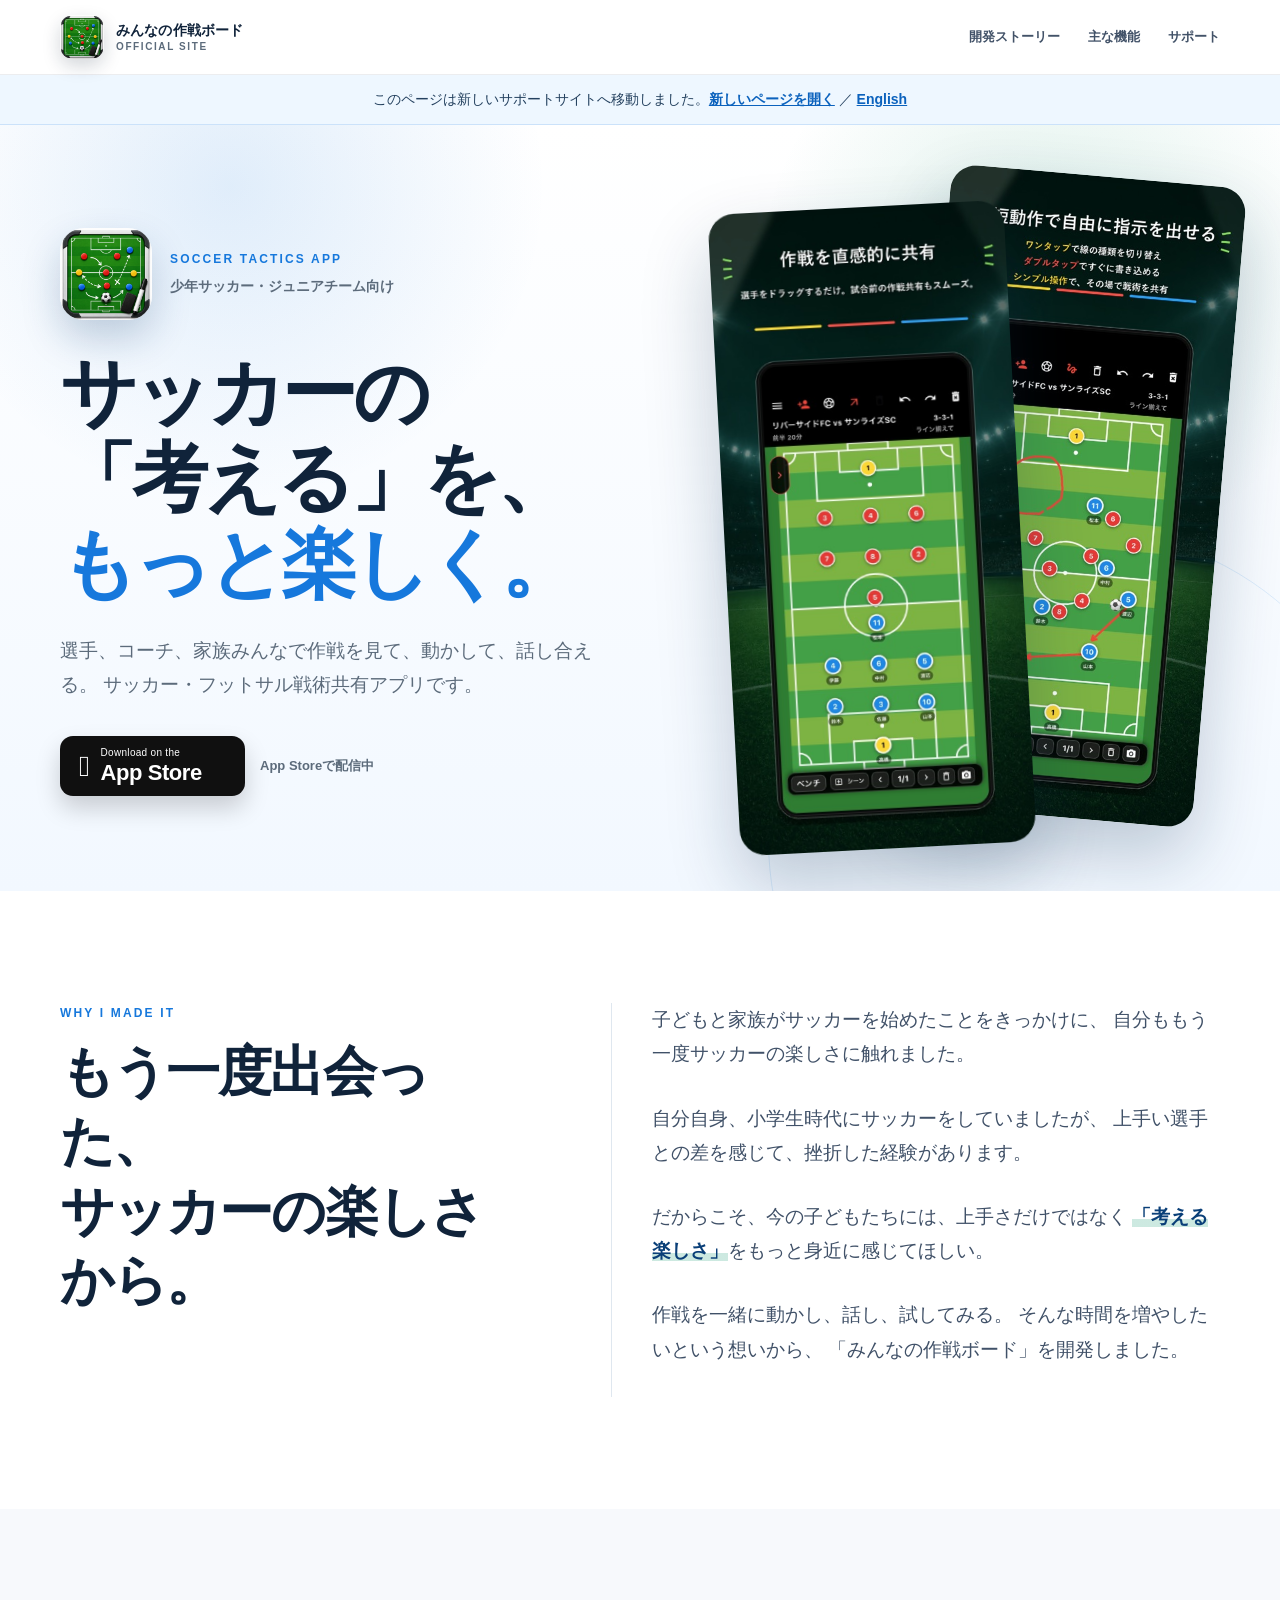
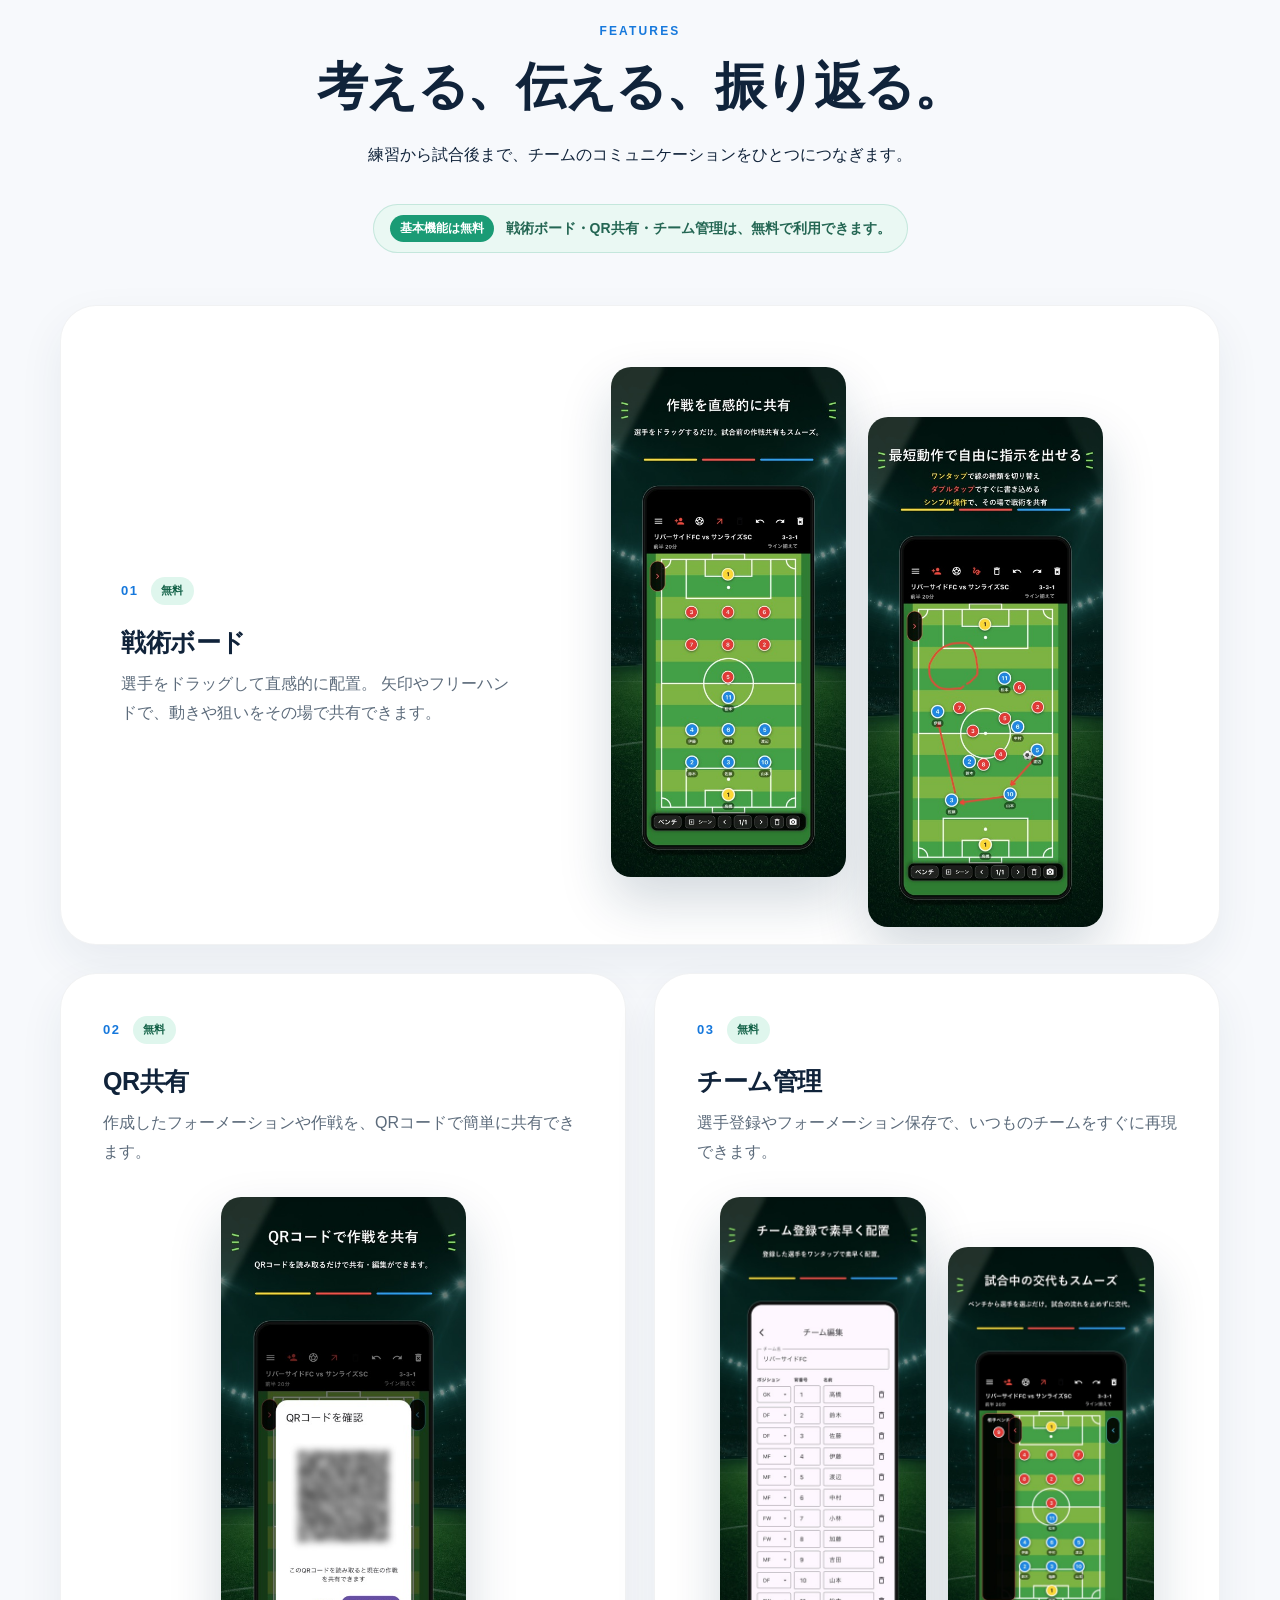
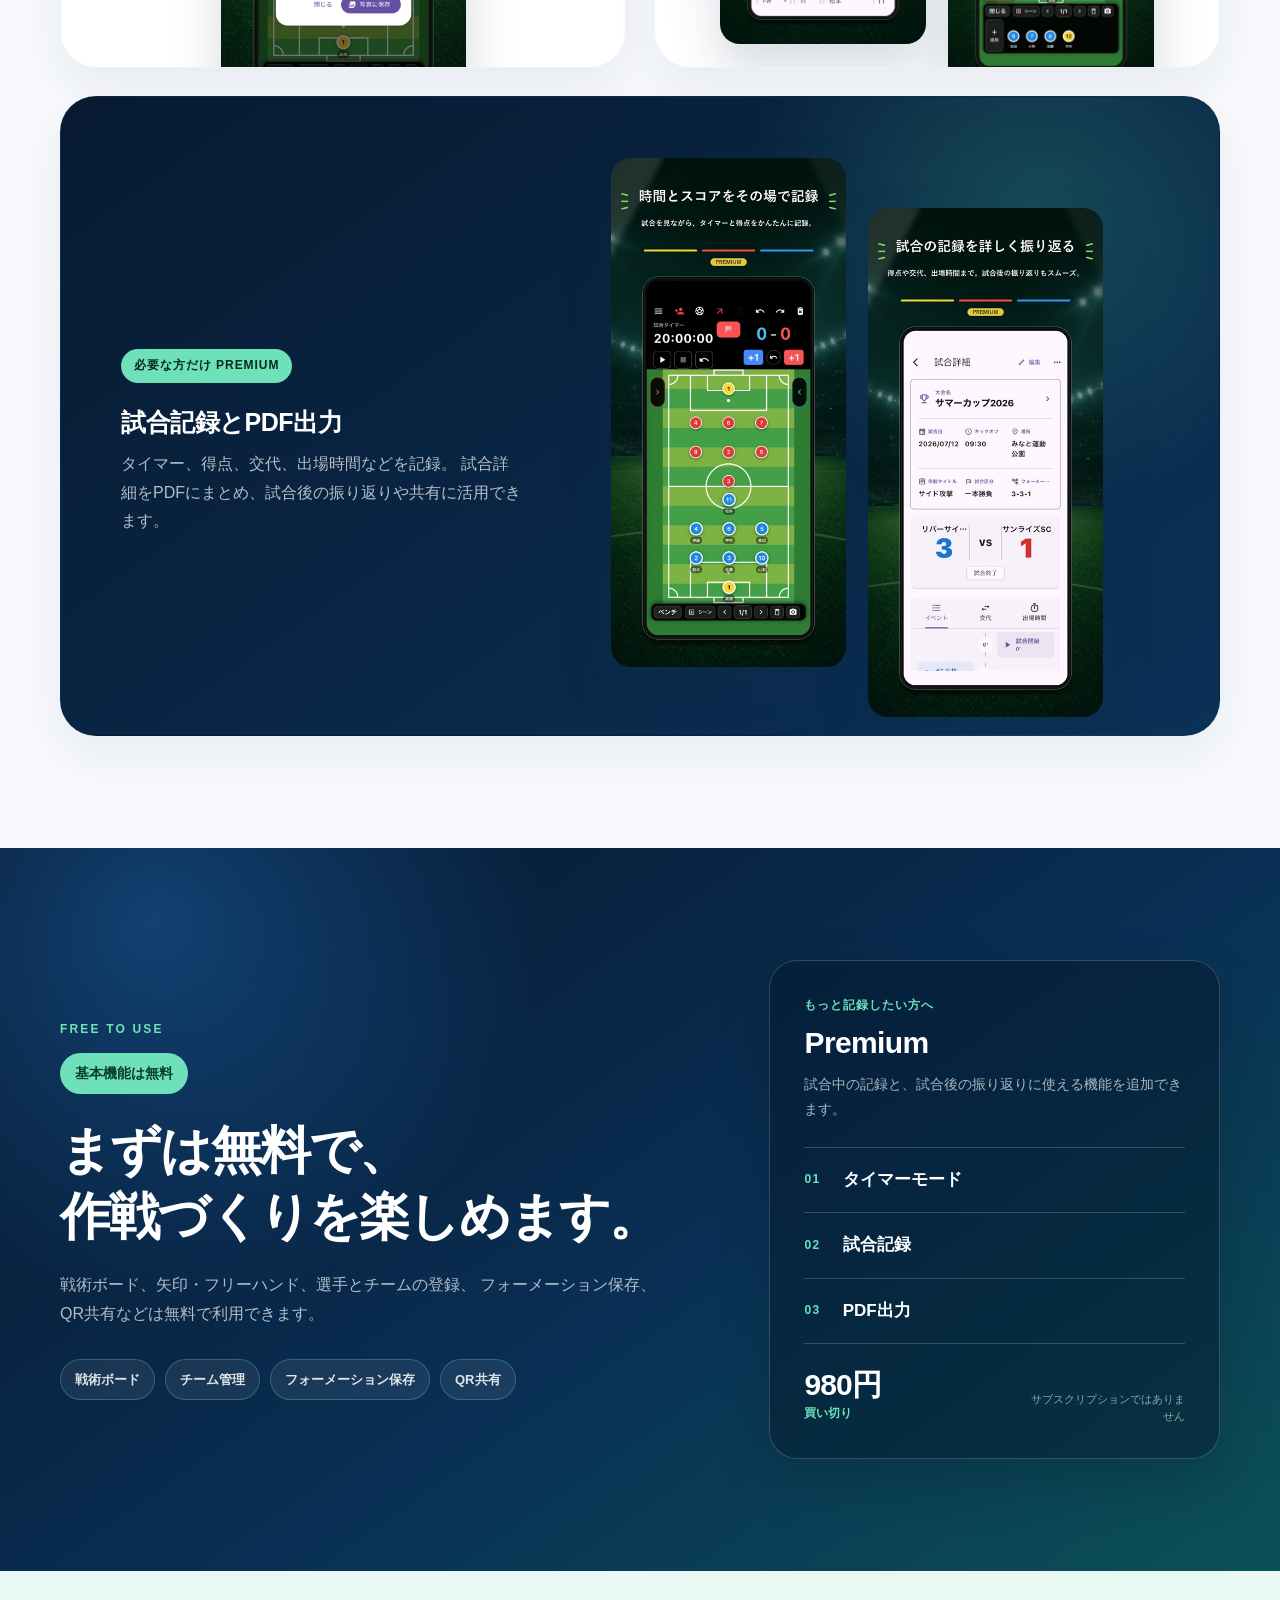
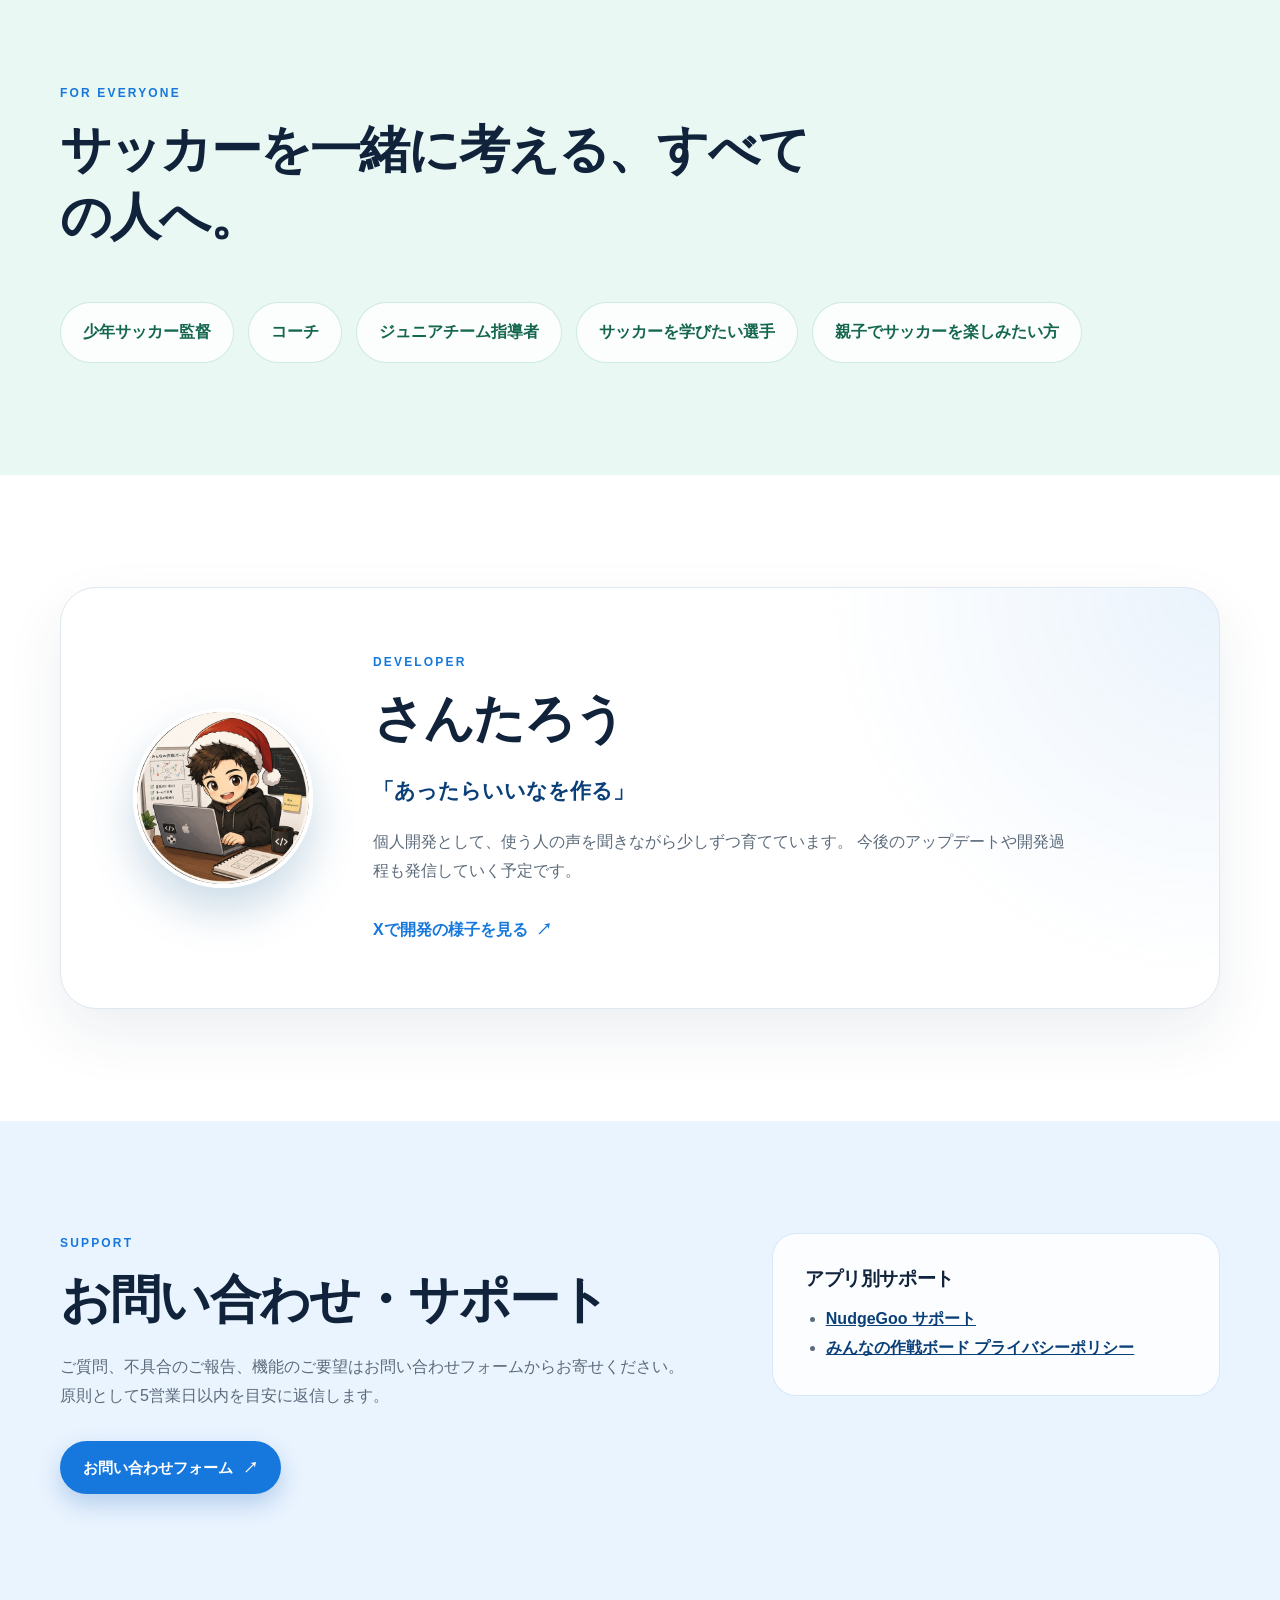
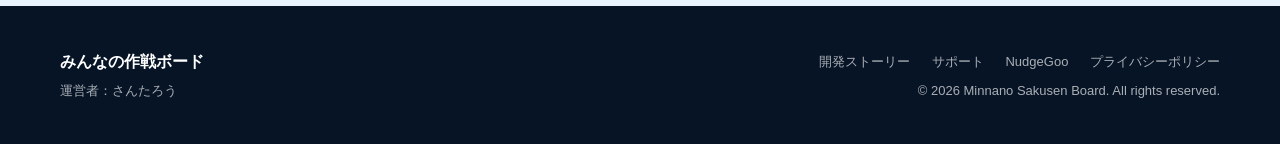
<file: index.html>
<!doctype html>
<html lang="ja">
  <head>
    <meta charset="utf-8" />
    <meta name="viewport" content="width=device-width, initial-scale=1" />
    <meta name="theme-color" content="#ffffff" />
    <meta
      name="description"
      content="サッカーの「考える」を、もっと楽しく。少年サッカー・ジュニアチーム向け戦術共有アプリ「みんなの作戦ボード」の公式サイトです。"
    />
    <meta property="og:type" content="website" />
    <meta property="og:locale" content="ja_JP" />
    <meta property="og:site_name" content="みんなの作戦ボード" />
    <meta property="og:title" content="みんなの作戦ボード" />
    <meta
      property="og:description"
      content="サッカーの「考える」を、もっと楽しく。少年サッカー・ジュニアチーム向け戦術共有アプリ。"
    />
    <meta
      property="og:url"
      content="https://yysanta.github.io/minnanosakusenboard-support/"
    />
    <meta
      property="og:image"
      content="https://yysanta.github.io/minnanosakusenboard-support/assets/images/ogp.png"
    />
    <meta property="og:image:width" content="1730" />
    <meta property="og:image:height" content="909" />
    <meta
      property="og:image:alt"
      content="みんなの作戦ボード サッカーの「考える」を、もっと楽しく。"
    />
    <meta name="twitter:card" content="summary_large_image" />
    <meta name="twitter:title" content="みんなの作戦ボード" />
    <meta
      name="twitter:description"
      content="サッカーの「考える」を、もっと楽しく。少年サッカー・ジュニアチーム向け戦術共有アプリ。"
    />
    <meta
      name="twitter:image"
      content="https://yysanta.github.io/minnanosakusenboard-support/assets/images/ogp.png"
    />
    <title>みんなの作戦ボード | 公式サイト</title>
    <link rel="icon" type="image/png" href="./assets/images/favicon.png" />
    <link rel="apple-touch-icon" href="./assets/images/app-icon.png" />
    <link rel="stylesheet" href="./assets/site.css" />
    <link
      rel="canonical"
      href="https://yysanta.github.io/minnanosakusenboard-support/"
    />
  </head>
  <body>
    <a class="skip-link" href="#main-content">本文へ移動</a>

    <header class="site-header">
      <div class="container header-inner">
        <a class="brand" href="./" aria-label="みんなの作戦ボード トップ">
          <img
            class="brand-mark"
            src="./assets/images/app-icon.png"
            alt=""
            width="44"
            height="44"
          />
          <span>
            <span class="brand-name">みんなの作戦ボード</span>
            <span class="brand-subtitle">Official Site</span>
          </span>
        </a>
        <nav class="header-nav" aria-label="メインナビゲーション">
          <a class="header-link" href="#story">開発ストーリー</a>
          <a class="header-link" href="#features">主な機能</a>
          <a class="header-link" href="#support">サポート</a>
        </nav>
      </div>
    </header>

    <div class="migration-notice">
      <div class="container">
        このページは新しいサポートサイトへ移動しました。<a href="https://yysanta.github.io/support/minnanosakusenboard/">新しいページを開く</a>
        ／ <a href="https://yysanta.github.io/support/minnanosakusenboard/en/" lang="en">English</a>
      </div>
    </div>

    <main id="main-content">
      <section class="landing-hero">
        <div class="container landing-hero-grid">
          <div class="landing-hero-copy">
            <div class="app-label">
              <img
                src="./assets/images/app-icon.png"
                alt="みんなの作戦ボードのアプリアイコン"
                width="92"
                height="92"
              />
              <div>
                <p class="eyebrow">SOCCER TACTICS APP</p>
                <p>少年サッカー・ジュニアチーム向け</p>
              </div>
            </div>
            <h1>
              サッカーの<br />
              「考える」を、<br />
              <span>もっと楽しく。</span>
            </h1>
            <p class="landing-lead">
              選手、コーチ、家族みんなで作戦を見て、動かして、話し合える。
              サッカー・フットサル戦術共有アプリです。
            </p>
            <div class="landing-actions">
              <a
                class="app-store-button"
                href="https://apps.apple.com/app/id6784772406"
                target="_blank"
                rel="noopener noreferrer"
                aria-label="App Storeでみんなの作戦ボードをダウンロード"
              >
                <span class="apple-mark" aria-hidden="true"></span>
                <span>
                  <small>Download on the</small>
                  <strong>App Store</strong>
                </span>
              </a>
              <span class="launch-note">App Storeで配信中</span>
            </div>
          </div>

          <div class="hero-showcase" aria-label="アプリ画面">
            <div class="hero-glow"></div>
            <img
              class="hero-screen hero-screen-back"
              src="./assets/images/app-store/04.jpg"
              alt="矢印やフリーハンドで指示を描く画面"
              width="430"
              height="932"
            />
            <img
              class="hero-screen hero-screen-front"
              src="./assets/images/app-store/01.jpg"
              alt="選手を配置した戦術ボード画面"
              width="430"
              height="932"
            />
          </div>
        </div>
      </section>

      <section class="section story-section" id="story">
        <div class="container story-layout">
          <div class="story-heading">
            <p class="eyebrow">WHY I MADE IT</p>
            <h2>もう一度出会った、<br />サッカーの楽しさから。</h2>
          </div>
          <div class="story-copy">
            <p>
              子どもと家族がサッカーを始めたことをきっかけに、
              自分ももう一度サッカーの楽しさに触れました。
            </p>
            <p>
              自分自身、小学生時代にサッカーをしていましたが、
              上手い選手との差を感じて、挫折した経験があります。
            </p>
            <p>
              だからこそ、今の子どもたちには、上手さだけではなく
              <strong>「考える楽しさ」</strong>をもっと身近に感じてほしい。
            </p>
            <p>
              作戦を一緒に動かし、話し、試してみる。
              そんな時間を増やしたいという想いから、
              「みんなの作戦ボード」を開発しました。
            </p>
          </div>
        </div>
      </section>

      <section class="section features-section" id="features">
        <div class="container">
          <div class="section-heading centered">
            <p class="eyebrow">FEATURES</p>
            <h2>考える、伝える、振り返る。</h2>
            <p>練習から試合後まで、チームのコミュニケーションをひとつにつなぎます。</p>
            <p class="free-feature-note">
              <span>基本機能は無料</span>
              戦術ボード・QR共有・チーム管理は、無料で利用できます。
            </p>
          </div>

          <div class="feature-grid">
            <article class="feature-card feature-card-wide">
              <div class="feature-copy">
                <div class="feature-labels">
                  <span class="feature-number">01</span>
                  <span class="free-pill">無料</span>
                </div>
                <h3>戦術ボード</h3>
                <p>
                  選手をドラッグして直感的に配置。
                  矢印やフリーハンドで、動きや狙いをその場で共有できます。
                </p>
              </div>
              <div class="feature-images two-screens">
                <img
                  src="./assets/images/app-store/01.jpg"
                  alt="選手を配置した戦術ボード"
                  width="430"
                  height="932"
                />
                <img
                  src="./assets/images/app-store/04.jpg"
                  alt="矢印とフリーハンドを描いた戦術ボード"
                  width="430"
                  height="932"
                />
              </div>
            </article>

            <article class="feature-card">
              <div class="feature-copy">
                <div class="feature-labels">
                  <span class="feature-number">02</span>
                  <span class="free-pill">無料</span>
                </div>
                <h3>QR共有</h3>
                <p>作成したフォーメーションや作戦を、QRコードで簡単に共有できます。</p>
              </div>
              <div class="feature-images">
                <img
                  src="./assets/images/app-store/06.jpg"
                  alt="作戦を共有するQRコード画面"
                  width="430"
                  height="932"
                />
              </div>
            </article>

            <article class="feature-card">
              <div class="feature-copy">
                <div class="feature-labels">
                  <span class="feature-number">03</span>
                  <span class="free-pill">無料</span>
                </div>
                <h3>チーム管理</h3>
                <p>選手登録やフォーメーション保存で、いつものチームをすぐに再現できます。</p>
              </div>
              <div class="feature-images two-screens">
                <img
                  src="./assets/images/app-store/02.jpg"
                  alt="自チームの選手登録画面"
                  width="430"
                  height="932"
                />
                <img
                  src="./assets/images/app-store/05.jpg"
                  alt="ベンチ選手を表示した戦術ボード"
                  width="430"
                  height="932"
                />
              </div>
            </article>

            <article class="feature-card feature-card-wide premium-feature">
              <div class="feature-copy">
                <span class="premium-pill">必要な方だけ Premium</span>
                <h3>試合記録とPDF出力</h3>
                <p>
                  タイマー、得点、交代、出場時間などを記録。
                  試合詳細をPDFにまとめ、試合後の振り返りや共有に活用できます。
                </p>
              </div>
              <div class="feature-images two-screens">
                <img
                  src="./assets/images/app-store/07.jpg"
                  alt="Premiumの試合タイマーモード"
                  width="430"
                  height="932"
                />
                <img
                  src="./assets/images/app-store/08.jpg"
                  alt="Premiumの試合詳細画面"
                  width="430"
                  height="932"
                />
              </div>
            </article>
          </div>
        </div>
      </section>

      <section class="section premium-section" id="premium">
        <div class="container premium-layout">
          <div class="free-plan">
            <p class="eyebrow">FREE TO USE</p>
            <span class="free-plan-badge">基本機能は無料</span>
            <h2>まずは無料で、<br />作戦づくりを楽しめます。</h2>
            <p class="premium-lead">
              戦術ボード、矢印・フリーハンド、選手とチームの登録、
              フォーメーション保存、QR共有などは無料で利用できます。
            </p>
            <ul class="free-plan-list">
              <li>戦術ボード</li>
              <li>チーム管理</li>
              <li>フォーメーション保存</li>
              <li>QR共有</li>
            </ul>
          </div>
          <aside class="premium-option">
            <p class="premium-option-label">もっと記録したい方へ</p>
            <h3>Premium</h3>
            <p class="premium-option-description">
              試合中の記録と、試合後の振り返りに使える機能を追加できます。
            </p>
            <ul class="premium-list">
              <li><span>01</span><strong>タイマーモード</strong></li>
              <li><span>02</span><strong>試合記録</strong></li>
              <li><span>03</span><strong>PDF出力</strong></li>
            </ul>
            <div class="premium-purchase">
              <p><strong>980円</strong><span>買い切り</span></p>
              <small>サブスクリプションではありません</small>
            </div>
          </aside>
        </div>
      </section>

      <section class="section audience-section">
        <div class="container">
          <div class="section-heading">
            <p class="eyebrow">FOR EVERYONE</p>
            <h2>サッカーを一緒に考える、すべての人へ。</h2>
          </div>
          <ul class="audience-list">
            <li>少年サッカー監督</li>
            <li>コーチ</li>
            <li>ジュニアチーム指導者</li>
            <li>サッカーを学びたい選手</li>
            <li>親子でサッカーを楽しみたい方</li>
          </ul>
        </div>
      </section>

      <section class="section developer-section" id="developer">
        <div class="container developer-card">
          <a
            class="developer-avatar-link"
            href="https://x.com/yyyappsolo"
            target="_blank"
            rel="noopener noreferrer"
            aria-label="さんたろうのXプロフィールを見る"
          >
            <img
              class="developer-avatar"
              src="./assets/images/developer-avatar.jpg"
              alt="開発者 さんたろうのアイコン"
              width="512"
              height="512"
            />
          </a>
          <div class="developer-copy">
            <p class="eyebrow">DEVELOPER</p>
            <h2>さんたろう</h2>
            <p class="developer-tagline">「あったらいいなを作る」</p>
            <p>
              個人開発として、使う人の声を聞きながら少しずつ育てています。
              今後のアップデートや開発過程も発信していく予定です。
            </p>
            <!-- TODO: 正式な開発者Xアカウントが異なる場合は差し替える -->
            <a
              class="text-link"
              href="https://x.com/yyyappsolo"
              target="_blank"
              rel="noopener noreferrer"
            >
              Xで開発の様子を見る
              <span aria-hidden="true">↗</span>
            </a>
          </div>
        </div>
      </section>

      <section class="section support-section" id="support">
        <div class="container support-layout">
          <div>
            <p class="eyebrow">SUPPORT</p>
            <h2>お問い合わせ・サポート</h2>
            <p>
              ご質問、不具合のご報告、機能のご要望はお問い合わせフォームからお寄せください。
              原則として5営業日以内を目安に返信します。
            </p>
            <a
              class="button button-primary"
              href="https://docs.google.com/forms/d/e/1FAIpQLSdDb0k4PJAORu3d4o4CxCHpVAx6rfV-jXYe_y5rYr1i6vu2IA/viewform?usp=header"
              target="_blank"
              rel="noopener noreferrer"
            >
              お問い合わせフォーム
              <span aria-hidden="true">↗</span>
            </a>
          </div>
          <div class="support-note">
            <h3>アプリ別サポート</h3>
            <ul>
              <li><a href="./nudgegoo/">NudgeGoo サポート</a></li>
              <li><a href="./privacy/">みんなの作戦ボード プライバシーポリシー</a></li>
            </ul>
          </div>
        </div>
      </section>
    </main>

    <footer class="site-footer">
      <div class="container footer-inner">
        <div>
          <p class="footer-brand">みんなの作戦ボード</p>
          <p>運営者：さんたろう</p>
        </div>
        <div class="footer-meta">
          <a href="#story">開発ストーリー</a>
          <a href="#support">サポート</a>
          <a href="./nudgegoo/">NudgeGoo</a>
          <a href="./privacy/">プライバシーポリシー</a>
          <p lang="en">© 2026 Minnano Sakusen Board. All rights reserved.</p>
        </div>
      </div>
    </footer>
  </body>
</html>
</file>
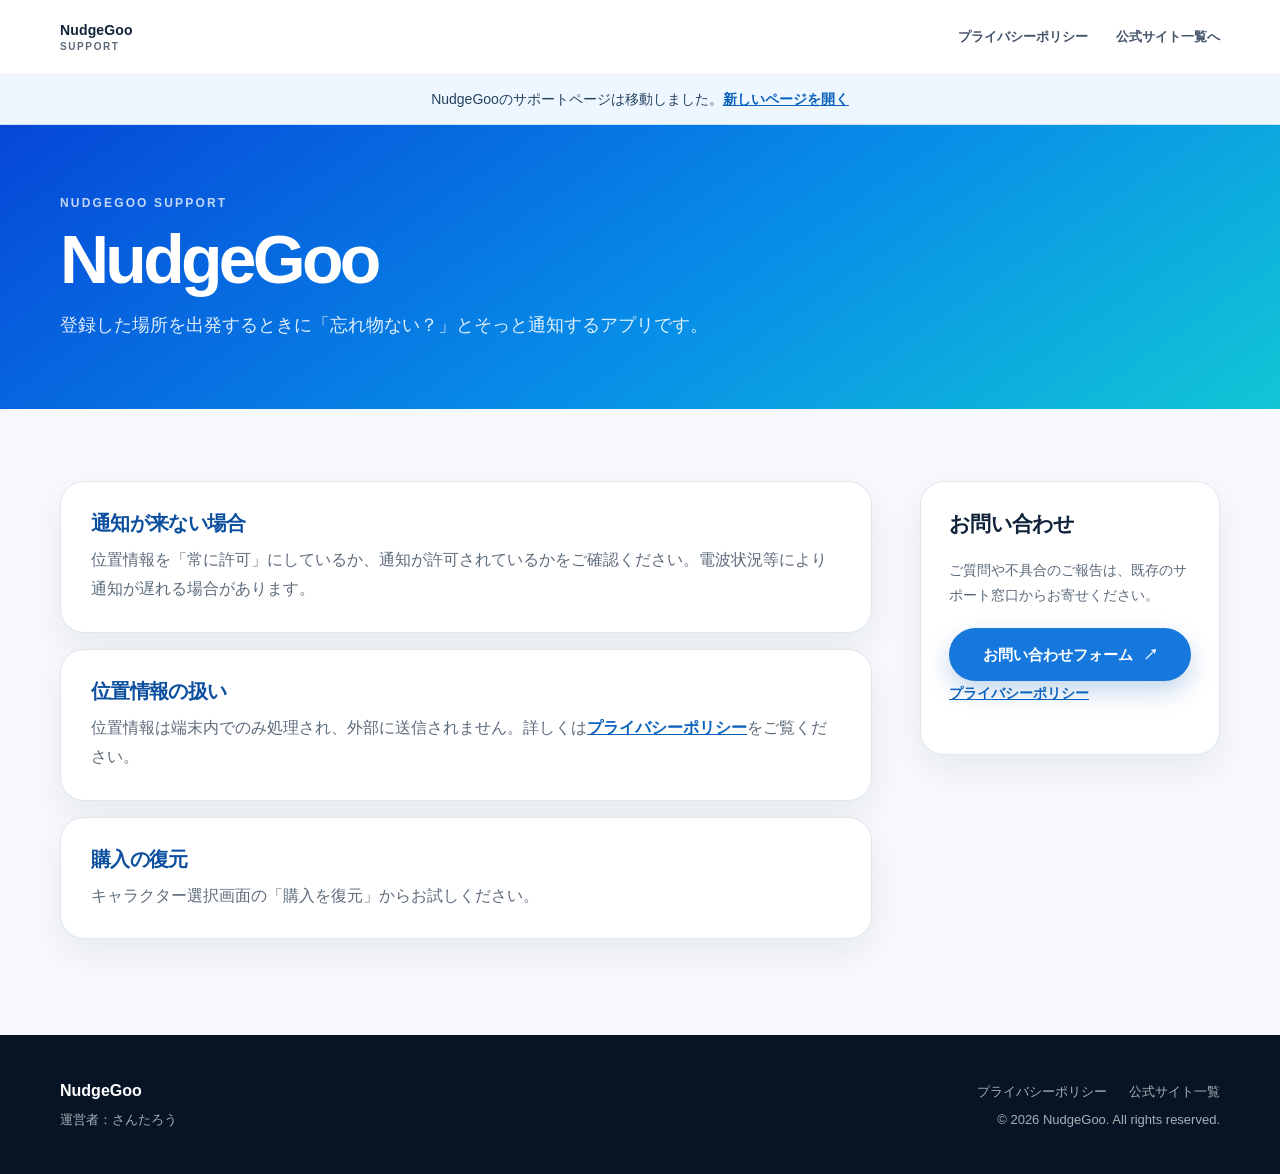
<file: nudgegoo/index.html>
<!doctype html>
<html lang="ja">
  <head>
    <meta charset="utf-8" />
    <meta name="viewport" content="width=device-width, initial-scale=1" />
    <meta name="theme-color" content="#087fe7" />
    <meta
      name="description"
      content="登録した場所を出発するときに「忘れ物ない？」とそっと通知するアプリ、NudgeGooのサポートページです。"
    />
    <title>サポート | NudgeGoo</title>
    <link rel="stylesheet" href="../assets/site.css" />
    <link
      rel="canonical"
      href="https://yysanta.github.io/minnanosakusenboard-support/nudgegoo/"
    />
  </head>
  <body>
    <a class="skip-link" href="#main-content">本文へ移動</a>

    <header class="site-header">
      <div class="container header-inner">
        <a class="brand" href="./" aria-label="NudgeGoo サポートトップ">
          <span>
            <span class="brand-name">NudgeGoo</span>
            <span class="brand-subtitle">Support</span>
          </span>
        </a>
        <nav class="header-nav" aria-label="サポートナビゲーション">
          <a class="header-link" href="./privacy/">プライバシーポリシー</a>
          <a class="header-link" href="../">公式サイト一覧へ</a>
        </nav>
      </div>
    </header>

    <div class="migration-notice">
      <div class="container">
        NudgeGooのサポートページは移動しました。<a href="https://yysanta.github.io/support/nudgegoo/">新しいページを開く</a>
      </div>
    </div>

    <main id="main-content">
      <section class="app-support-hero">
        <div class="container">
          <p class="eyebrow">NUDGEGOO SUPPORT</p>
          <h1>NudgeGoo</h1>
          <p>
            登録した場所を出発するときに「忘れ物ない？」とそっと通知するアプリです。
          </p>
        </div>
      </section>

      <section class="app-support-section">
        <div class="container app-support-layout">
          <div class="faq-list">
            <article class="faq-item">
              <h2>通知が来ない場合</h2>
              <p>
                位置情報を「常に許可」にしているか、通知が許可されているかをご確認ください。電波状況等により通知が遅れる場合があります。
              </p>
            </article>

            <article class="faq-item">
              <h2>位置情報の扱い</h2>
              <p>
                位置情報は端末内でのみ処理され、外部に送信されません。詳しくは<a href="./privacy/">プライバシーポリシー</a>をご覧ください。
              </p>
            </article>

            <article class="faq-item">
              <h2>購入の復元</h2>
              <p>
                キャラクター選択画面の「購入を復元」からお試しください。
              </p>
            </article>
          </div>

          <aside class="app-support-aside">
            <h2>お問い合わせ</h2>
            <p>ご質問や不具合のご報告は、既存のサポート窓口からお寄せください。</p>
            <a
              class="button button-primary"
              href="https://docs.google.com/forms/d/e/1FAIpQLSdDb0k4PJAORu3d4o4CxCHpVAx6rfV-jXYe_y5rYr1i6vu2IA/viewform?usp=header"
              target="_blank"
              rel="noopener noreferrer"
            >
              お問い合わせフォーム
              <span aria-hidden="true">↗</span>
            </a>
            <p><a href="./privacy/">プライバシーポリシー</a></p>
          </aside>
        </div>
      </section>
    </main>

    <footer class="site-footer">
      <div class="container footer-inner">
        <div>
          <p class="footer-brand">NudgeGoo</p>
          <p>運営者：さんたろう</p>
        </div>
        <div class="footer-meta">
          <a href="./privacy/">プライバシーポリシー</a>
          <a href="../">公式サイト一覧</a>
          <p lang="en">© 2026 NudgeGoo. All rights reserved.</p>
        </div>
      </div>
    </footer>
  </body>
</html>
</file>
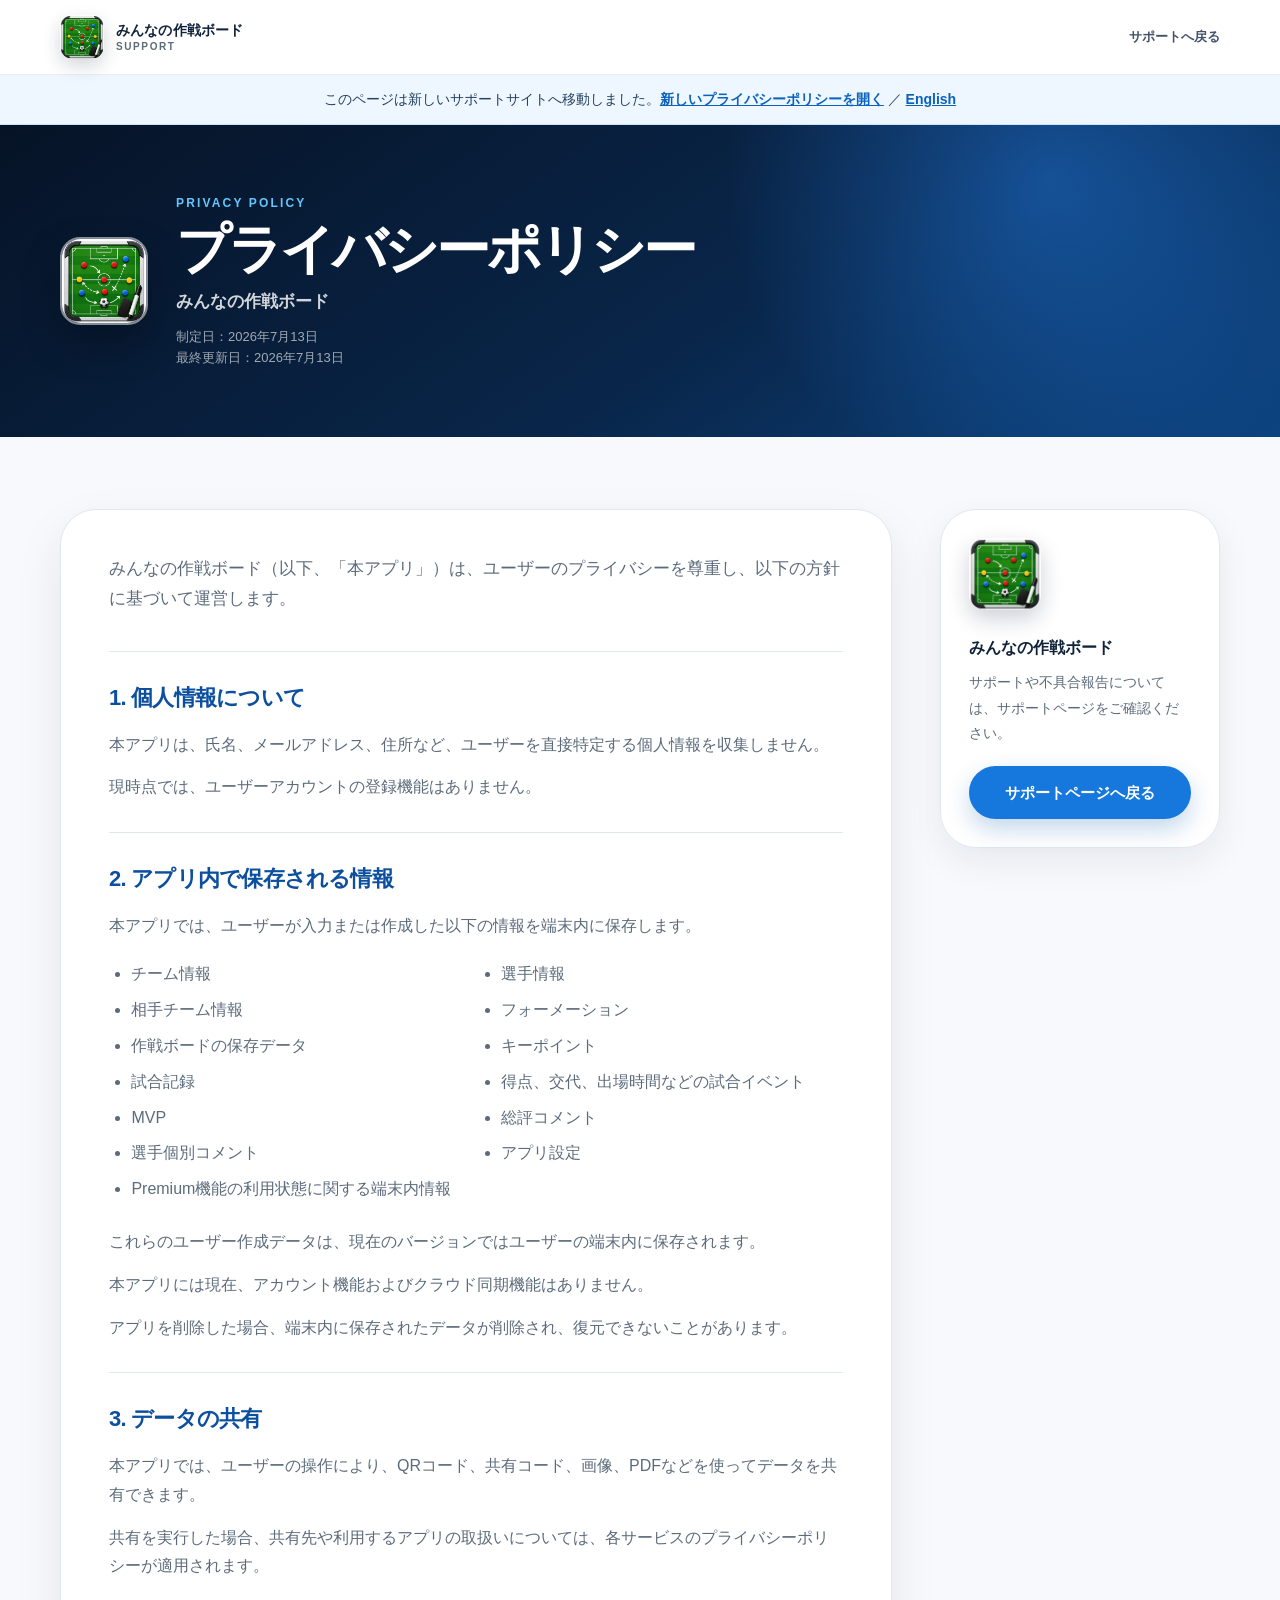
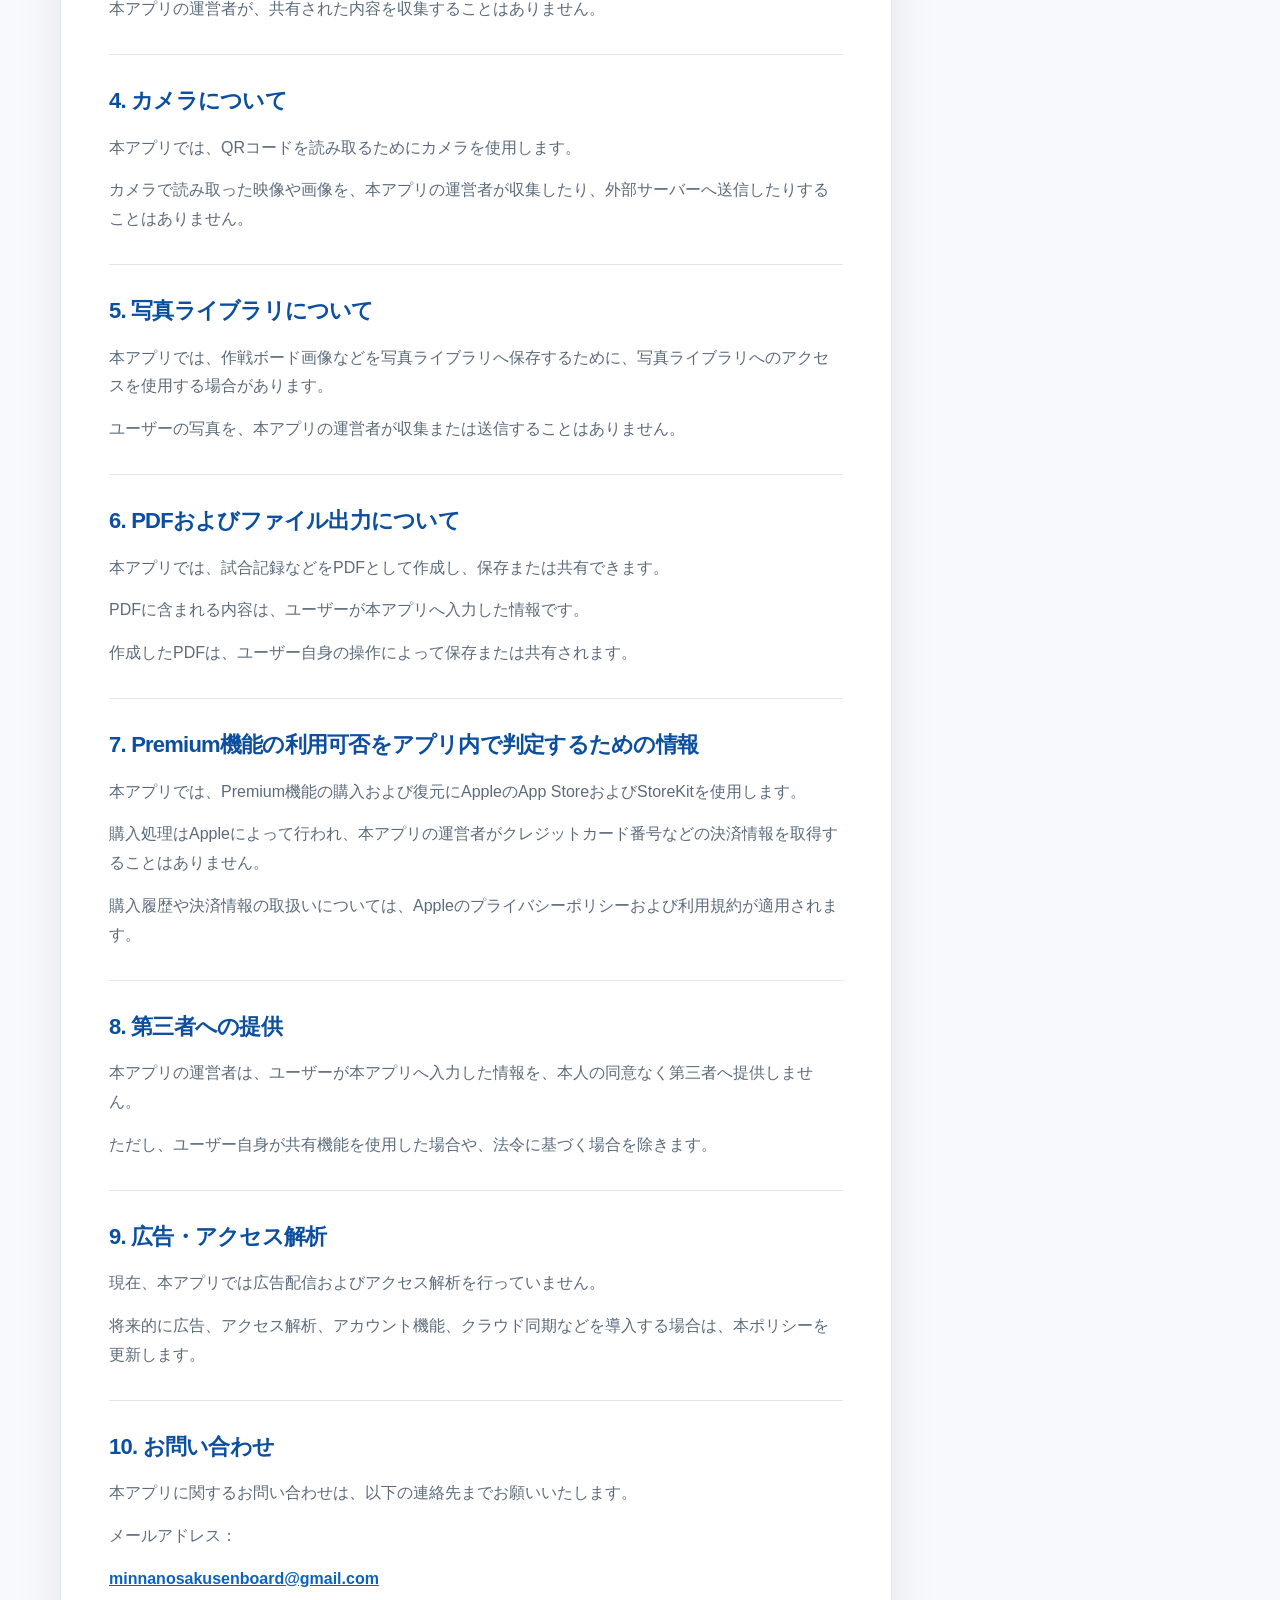
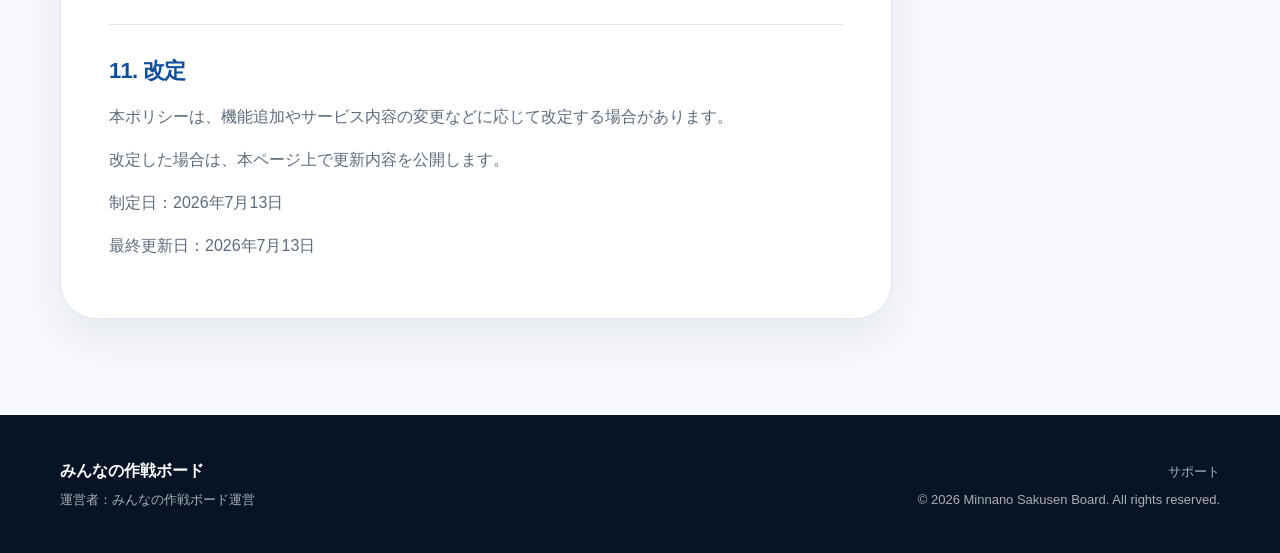
<file: privacy/index.html>
<!doctype html>
<html lang="ja">
  <head>
    <meta charset="utf-8" />
    <meta name="viewport" content="width=device-width, initial-scale=1" />
    <meta name="theme-color" content="#071a36" />
    <meta
      name="description"
      content="「みんなの作戦ボード」のプライバシーポリシーです。"
    />
    <title>プライバシーポリシー | みんなの作戦ボード</title>
    <link rel="icon" type="image/png" href="../assets/images/favicon.png" />
    <link rel="apple-touch-icon" href="../assets/images/app-icon.png" />
    <link rel="stylesheet" href="../assets/site.css" />
    <link
      rel="canonical"
      href="https://yysanta.github.io/minnanosakusenboard-support/privacy/"
    />
  </head>
  <body>
    <a class="skip-link" href="#main-content">本文へ移動</a>

    <header class="site-header">
      <div class="container header-inner">
        <a class="brand" href="../" aria-label="みんなの作戦ボード サポートへ戻る">
          <img
            class="brand-mark"
            src="../assets/images/app-icon.png"
            alt=""
            width="44"
            height="44"
          />
          <span>
            <span class="brand-name">みんなの作戦ボード</span>
            <span class="brand-subtitle">Support</span>
          </span>
        </a>
        <nav class="header-nav" aria-label="プライバシーポリシーのナビゲーション">
          <a class="header-link" href="../">サポートへ戻る</a>
        </nav>
      </div>
    </header>

    <div class="migration-notice">
      <div class="container">
        このページは新しいサポートサイトへ移動しました。<a href="https://yysanta.github.io/support/minnanosakusenboard/privacy/">新しいプライバシーポリシーを開く</a>
        ／ <a href="https://yysanta.github.io/support/minnanosakusenboard/en/privacy/" lang="en">English</a>
      </div>
    </div>

    <main id="main-content">
      <section class="privacy-hero">
        <div class="container privacy-hero-inner">
          <img
            class="privacy-app-icon"
            src="../assets/images/app-icon.png"
            alt="みんなの作戦ボードのアプリアイコン"
            width="88"
            height="88"
          />
          <div>
            <p class="eyebrow">PRIVACY POLICY</p>
            <h1>プライバシーポリシー</h1>
            <p class="privacy-app-name">みんなの作戦ボード</p>
            <p class="privacy-updated">
              制定日：2026年7月13日<br />
              最終更新日：2026年7月13日
            </p>
          </div>
        </div>
      </section>

      <section class="privacy-section">
        <div class="container privacy-layout">
          <article class="privacy-article">
            <p data-policy-line>
              みんなの作戦ボード（以下、「本アプリ」）は、ユーザーのプライバシーを尊重し、以下の方針に基づいて運営します。
            </p>

            <section>
              <h2 data-policy-line>1. 個人情報について</h2>
              <p data-policy-line>
                本アプリは、氏名、メールアドレス、住所など、ユーザーを直接特定する個人情報を収集しません。
              </p>
              <p data-policy-line>現時点では、ユーザーアカウントの登録機能はありません。</p>
            </section>

            <section>
              <h2 data-policy-line>2. アプリ内で保存される情報</h2>
              <p data-policy-line>
                本アプリでは、ユーザーが入力または作成した以下の情報を端末内に保存します。
              </p>
              <ul>
                <li data-policy-line>チーム情報</li>
                <li data-policy-line>選手情報</li>
                <li data-policy-line>相手チーム情報</li>
                <li data-policy-line>フォーメーション</li>
                <li data-policy-line>作戦ボードの保存データ</li>
                <li data-policy-line>キーポイント</li>
                <li data-policy-line>試合記録</li>
                <li data-policy-line>得点、交代、出場時間などの試合イベント</li>
                <li data-policy-line>MVP</li>
                <li data-policy-line>総評コメント</li>
                <li data-policy-line>選手個別コメント</li>
                <li data-policy-line>アプリ設定</li>
                <li data-policy-line>Premium機能の利用状態に関する端末内情報</li>
              </ul>
              <p data-policy-line>
                これらのユーザー作成データは、現在のバージョンではユーザーの端末内に保存されます。
              </p>
              <p data-policy-line>
                本アプリには現在、アカウント機能およびクラウド同期機能はありません。
              </p>
              <p data-policy-line>
                アプリを削除した場合、端末内に保存されたデータが削除され、復元できないことがあります。
              </p>
            </section>

            <section>
              <h2 data-policy-line>3. データの共有</h2>
              <p data-policy-line>
                本アプリでは、ユーザーの操作により、QRコード、共有コード、画像、PDFなどを使ってデータを共有できます。
              </p>
              <p data-policy-line>
                共有を実行した場合、共有先や利用するアプリの取扱いについては、各サービスのプライバシーポリシーが適用されます。
              </p>
              <p data-policy-line>
                本アプリの運営者が、共有された内容を収集することはありません。
              </p>
            </section>

            <section>
              <h2 data-policy-line>4. カメラについて</h2>
              <p data-policy-line>本アプリでは、QRコードを読み取るためにカメラを使用します。</p>
              <p data-policy-line>
                カメラで読み取った映像や画像を、本アプリの運営者が収集したり、外部サーバーへ送信したりすることはありません。
              </p>
            </section>

            <section>
              <h2 data-policy-line>5. 写真ライブラリについて</h2>
              <p data-policy-line>
                本アプリでは、作戦ボード画像などを写真ライブラリへ保存するために、写真ライブラリへのアクセスを使用する場合があります。
              </p>
              <p data-policy-line>
                ユーザーの写真を、本アプリの運営者が収集または送信することはありません。
              </p>
            </section>

            <section>
              <h2 data-policy-line>6. PDFおよびファイル出力について</h2>
              <p data-policy-line>
                本アプリでは、試合記録などをPDFとして作成し、保存または共有できます。
              </p>
              <p data-policy-line>PDFに含まれる内容は、ユーザーが本アプリへ入力した情報です。</p>
              <p data-policy-line>
                作成したPDFは、ユーザー自身の操作によって保存または共有されます。
              </p>
            </section>

            <section>
              <h2 data-policy-line>
                7. Premium機能の利用可否をアプリ内で判定するための情報
              </h2>
              <p data-policy-line>
                本アプリでは、Premium機能の購入および復元にAppleのApp StoreおよびStoreKitを使用します。
              </p>
              <p data-policy-line>
                購入処理はAppleによって行われ、本アプリの運営者がクレジットカード番号などの決済情報を取得することはありません。
              </p>
              <p data-policy-line>
                購入履歴や決済情報の取扱いについては、Appleのプライバシーポリシーおよび利用規約が適用されます。
              </p>
            </section>

            <section>
              <h2 data-policy-line>8. 第三者への提供</h2>
              <p data-policy-line>
                本アプリの運営者は、ユーザーが本アプリへ入力した情報を、本人の同意なく第三者へ提供しません。
              </p>
              <p data-policy-line>
                ただし、ユーザー自身が共有機能を使用した場合や、法令に基づく場合を除きます。
              </p>
            </section>

            <section>
              <h2 data-policy-line>9. 広告・アクセス解析</h2>
              <p data-policy-line>
                現在、本アプリでは広告配信およびアクセス解析を行っていません。
              </p>
              <p data-policy-line>
                将来的に広告、アクセス解析、アカウント機能、クラウド同期などを導入する場合は、本ポリシーを更新します。
              </p>
            </section>

            <section>
              <h2 data-policy-line>10. お問い合わせ</h2>
              <p data-policy-line>
                本アプリに関するお問い合わせは、以下の連絡先までお願いいたします。
              </p>
              <p data-policy-line>メールアドレス：</p>
              <p data-policy-line>
                <a href="mailto:minnanosakusenboard@gmail.com"
                  >minnanosakusenboard@gmail.com</a
                >
              </p>
            </section>

            <section>
              <h2 data-policy-line>11. 改定</h2>
              <p data-policy-line>
                本ポリシーは、機能追加やサービス内容の変更などに応じて改定する場合があります。
              </p>
              <p data-policy-line>改定した場合は、本ページ上で更新内容を公開します。</p>
              <p data-policy-line>制定日：2026年7月13日</p>
              <p data-policy-line>最終更新日：2026年7月13日</p>
            </section>
          </article>

          <aside class="privacy-aside">
            <img
              src="../assets/images/app-icon.png"
              alt=""
              width="72"
              height="72"
            />
            <p class="privacy-aside-title">みんなの作戦ボード</p>
            <p>サポートや不具合報告については、サポートページをご確認ください。</p>
            <a class="button button-primary" href="../">サポートページへ戻る</a>
          </aside>
        </div>
      </section>
    </main>

    <footer class="site-footer">
      <div class="container footer-inner">
        <div>
          <p class="footer-brand">みんなの作戦ボード</p>
          <p>運営者：みんなの作戦ボード運営</p>
        </div>
        <div class="footer-meta">
          <a href="../">サポート</a>
          <p lang="en">© 2026 Minnano Sakusen Board. All rights reserved.</p>
        </div>
      </div>
    </footer>
  </body>
</html>
</file>
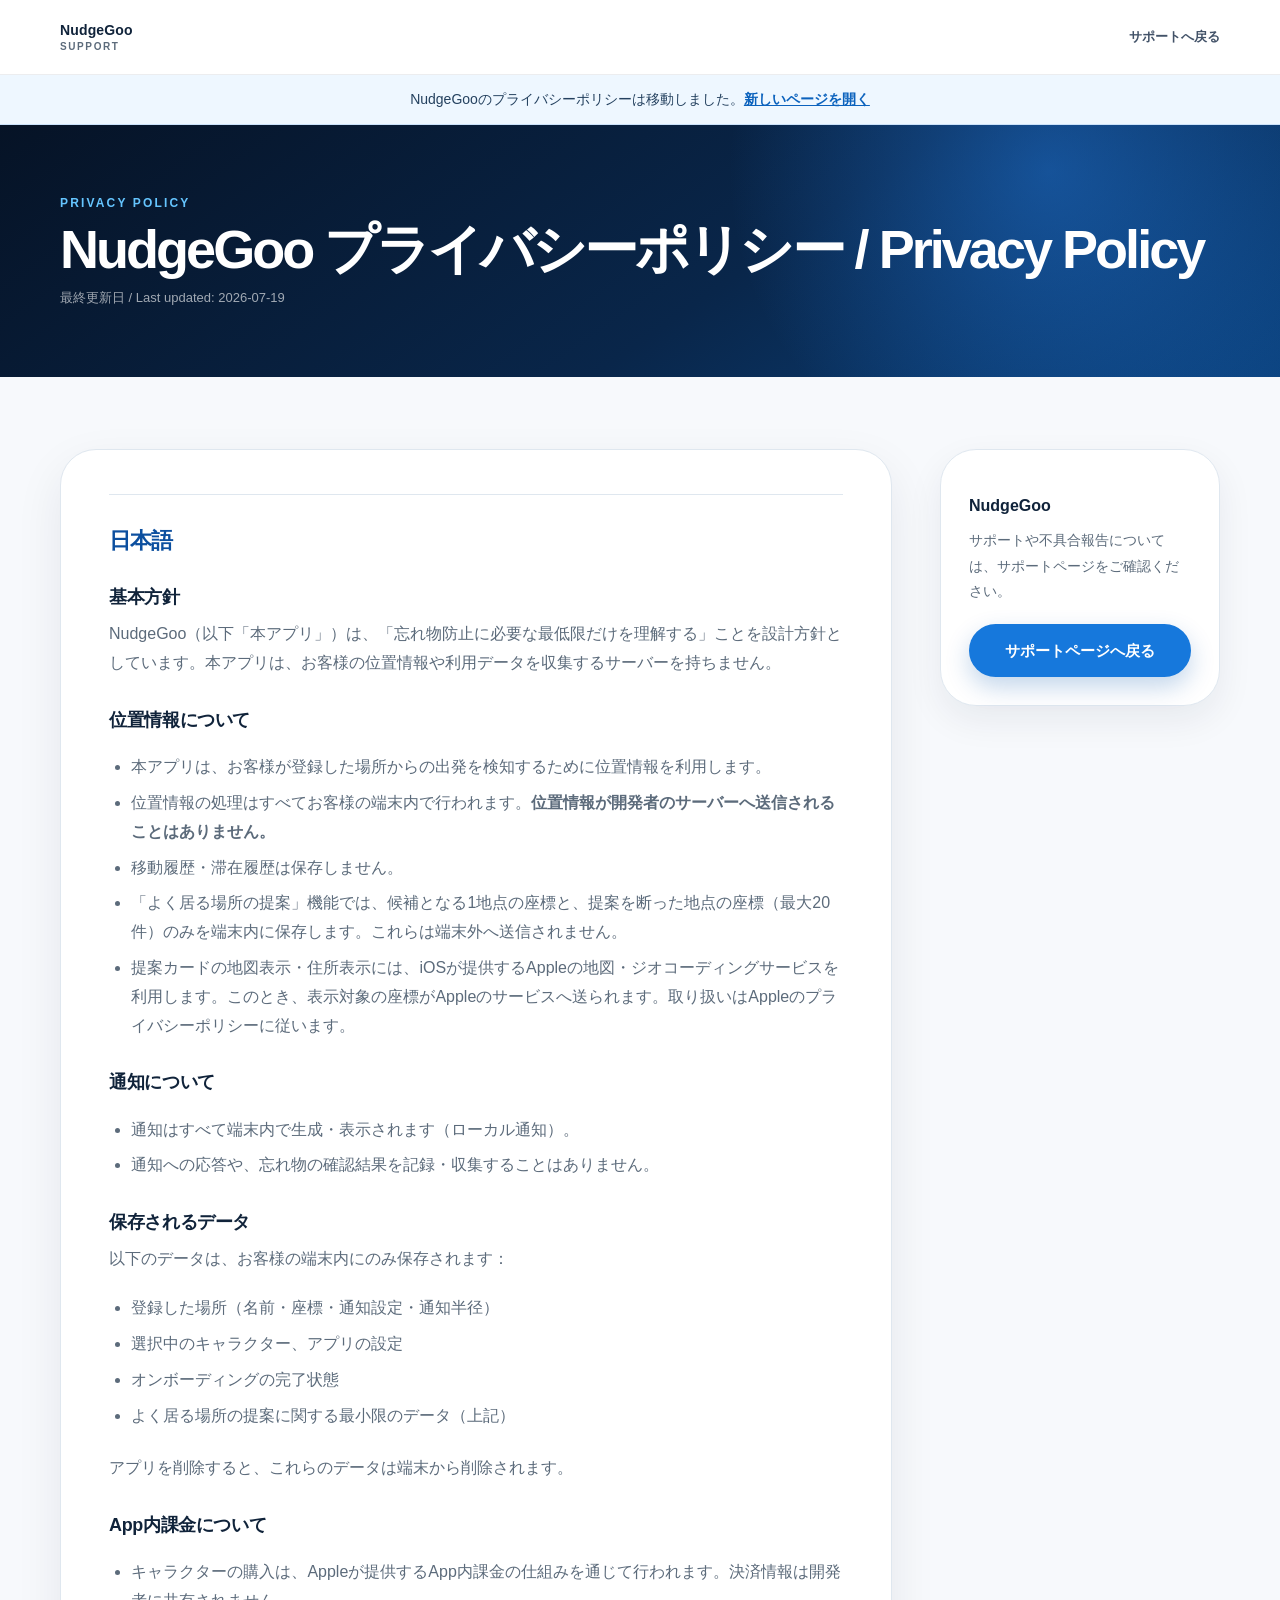
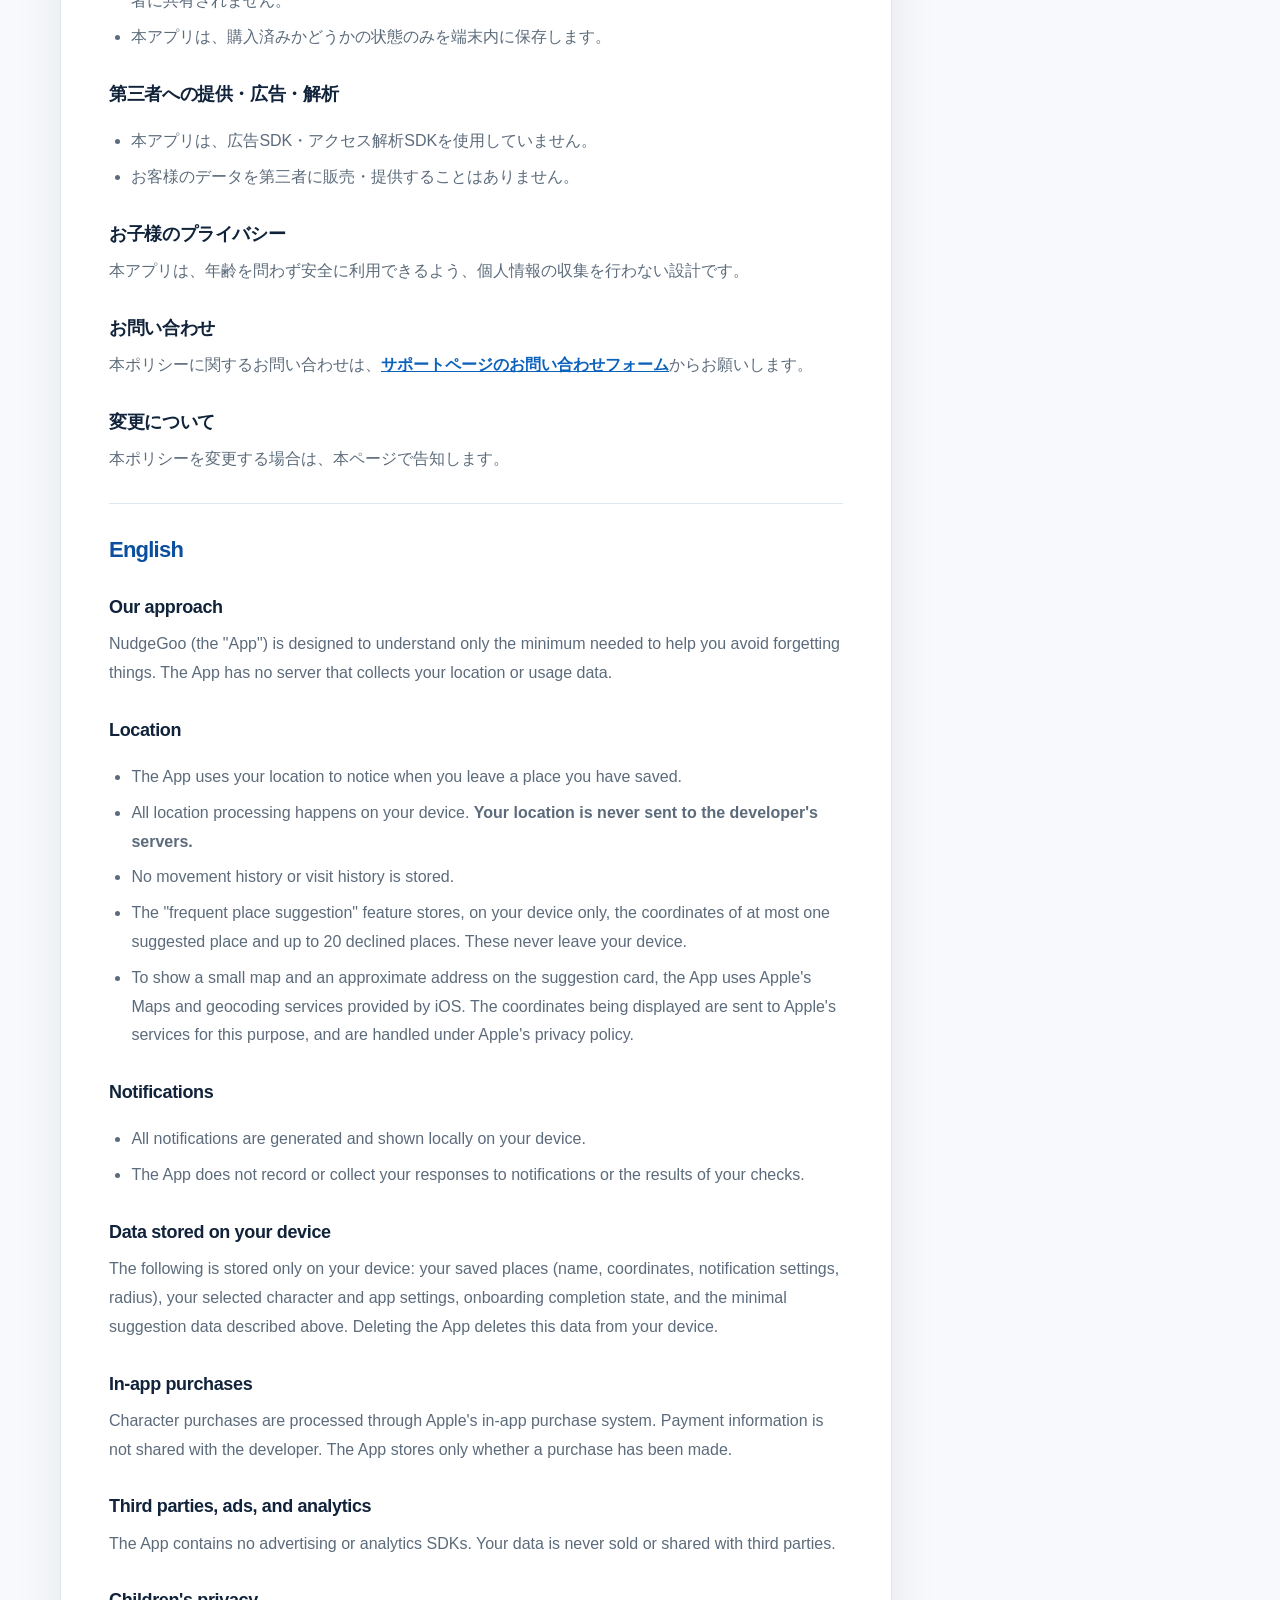
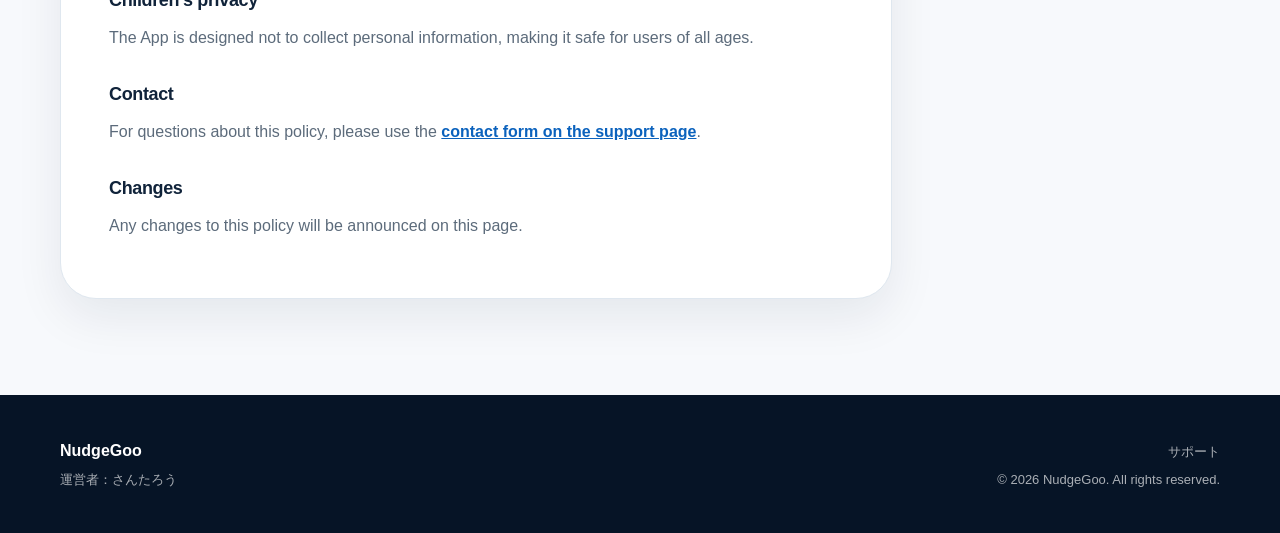
<file: nudgegoo/privacy/index.html>
<!doctype html>
<html lang="ja">
  <head>
    <meta charset="utf-8" />
    <meta name="viewport" content="width=device-width, initial-scale=1" />
    <meta name="theme-color" content="#071a36" />
    <meta
      name="description"
      content="NudgeGooのプライバシーポリシーです。"
    />
    <title>プライバシーポリシー | NudgeGoo</title>
    <link rel="stylesheet" href="../../assets/site.css" />
    <link
      rel="canonical"
      href="https://yysanta.github.io/minnanosakusenboard-support/nudgegoo/privacy/"
    />
  </head>
  <body>
    <a class="skip-link" href="#main-content">本文へ移動</a>

    <header class="site-header">
      <div class="container header-inner">
        <a class="brand" href="../" aria-label="NudgeGoo サポートへ戻る">
          <span>
            <span class="brand-name">NudgeGoo</span>
            <span class="brand-subtitle">Support</span>
          </span>
        </a>
        <nav class="header-nav" aria-label="プライバシーポリシーのナビゲーション">
          <a class="header-link" href="../">サポートへ戻る</a>
        </nav>
      </div>
    </header>

    <div class="migration-notice">
      <div class="container">
        NudgeGooのプライバシーポリシーは移動しました。<a href="https://yysanta.github.io/support/nudgegoo/privacy/">新しいページを開く</a>
      </div>
    </div>

    <main id="main-content">
      <section class="privacy-hero">
        <div class="container privacy-hero-inner">
          <div>
            <p class="eyebrow">PRIVACY POLICY</p>
            <h1>NudgeGoo プライバシーポリシー / Privacy Policy</h1>
            <p class="privacy-updated">最終更新日 / Last updated: 2026-07-19</p>
          </div>
        </div>
      </section>

      <section class="privacy-section">
        <div class="container privacy-layout">
          <article class="privacy-article">
            <section lang="ja">
              <h2>日本語</h2>

              <h3>基本方針</h3>
              <p>NudgeGoo（以下「本アプリ」）は、「忘れ物防止に必要な最低限だけを理解する」ことを設計方針としています。本アプリは、お客様の位置情報や利用データを収集するサーバーを持ちません。</p>

              <h3>位置情報について</h3>
              <ul>
                <li>本アプリは、お客様が登録した場所からの出発を検知するために位置情報を利用します。</li>
                <li>位置情報の処理はすべてお客様の端末内で行われます。<strong>位置情報が開発者のサーバーへ送信されることはありません。</strong></li>
                <li>移動履歴・滞在履歴は保存しません。</li>
                <li>「よく居る場所の提案」機能では、候補となる1地点の座標と、提案を断った地点の座標（最大20件）のみを端末内に保存します。これらは端末外へ送信されません。</li>
                <li>提案カードの地図表示・住所表示には、iOSが提供するAppleの地図・ジオコーディングサービスを利用します。このとき、表示対象の座標がAppleのサービスへ送られます。取り扱いはAppleのプライバシーポリシーに従います。</li>
              </ul>

              <h3>通知について</h3>
              <ul>
                <li>通知はすべて端末内で生成・表示されます（ローカル通知）。</li>
                <li>通知への応答や、忘れ物の確認結果を記録・収集することはありません。</li>
              </ul>

              <h3>保存されるデータ</h3>
              <p>以下のデータは、お客様の端末内にのみ保存されます：</p>
              <ul>
                <li>登録した場所（名前・座標・通知設定・通知半径）</li>
                <li>選択中のキャラクター、アプリの設定</li>
                <li>オンボーディングの完了状態</li>
                <li>よく居る場所の提案に関する最小限のデータ（上記）</li>
              </ul>
              <p>アプリを削除すると、これらのデータは端末から削除されます。</p>

              <h3>App内課金について</h3>
              <ul>
                <li>キャラクターの購入は、Appleが提供するApp内課金の仕組みを通じて行われます。決済情報は開発者に共有されません。</li>
                <li>本アプリは、購入済みかどうかの状態のみを端末内に保存します。</li>
              </ul>

              <h3>第三者への提供・広告・解析</h3>
              <ul>
                <li>本アプリは、広告SDK・アクセス解析SDKを使用していません。</li>
                <li>お客様のデータを第三者に販売・提供することはありません。</li>
              </ul>

              <h3>お子様のプライバシー</h3>
              <p>本アプリは、年齢を問わず安全に利用できるよう、個人情報の収集を行わない設計です。</p>

              <h3>お問い合わせ</h3>
              <p>本ポリシーに関するお問い合わせは、<a href="https://yysanta.github.io/support/nudgegoo/">サポートページのお問い合わせフォーム</a>からお願いします。</p>

              <h3>変更について</h3>
              <p>本ポリシーを変更する場合は、本ページで告知します。</p>
            </section>

            <section lang="en">
              <h2>English</h2>

              <h3>Our approach</h3>
              <p>NudgeGoo (the "App") is designed to understand only the minimum needed to help you avoid forgetting things. The App has no server that collects your location or usage data.</p>

              <h3>Location</h3>
              <ul>
                <li>The App uses your location to notice when you leave a place you have saved.</li>
                <li>All location processing happens on your device. <strong>Your location is never sent to the developer's servers.</strong></li>
                <li>No movement history or visit history is stored.</li>
                <li>The "frequent place suggestion" feature stores, on your device only, the coordinates of at most one suggested place and up to 20 declined places. These never leave your device.</li>
                <li>To show a small map and an approximate address on the suggestion card, the App uses Apple's Maps and geocoding services provided by iOS. The coordinates being displayed are sent to Apple's services for this purpose, and are handled under Apple's privacy policy.</li>
              </ul>

              <h3>Notifications</h3>
              <ul>
                <li>All notifications are generated and shown locally on your device.</li>
                <li>The App does not record or collect your responses to notifications or the results of your checks.</li>
              </ul>

              <h3>Data stored on your device</h3>
              <p>The following is stored only on your device: your saved places (name, coordinates, notification settings, radius), your selected character and app settings, onboarding completion state, and the minimal suggestion data described above. Deleting the App deletes this data from your device.</p>

              <h3>In-app purchases</h3>
              <p>Character purchases are processed through Apple's in-app purchase system. Payment information is not shared with the developer. The App stores only whether a purchase has been made.</p>

              <h3>Third parties, ads, and analytics</h3>
              <p>The App contains no advertising or analytics SDKs. Your data is never sold or shared with third parties.</p>

              <h3>Children's privacy</h3>
              <p>The App is designed not to collect personal information, making it safe for users of all ages.</p>

              <h3>Contact</h3>
              <p>For questions about this policy, please use the <a href="https://yysanta.github.io/support/nudgegoo/">contact form on the support page</a>.</p>

              <h3>Changes</h3>
              <p>Any changes to this policy will be announced on this page.</p>
            </section>
          </article>

          <aside class="privacy-aside">
            <p class="privacy-aside-title">NudgeGoo</p>
            <p>サポートや不具合報告については、サポートページをご確認ください。</p>
            <a class="button button-primary" href="../">サポートページへ戻る</a>
          </aside>
        </div>
      </section>
    </main>

    <footer class="site-footer">
      <div class="container footer-inner">
        <div>
          <p class="footer-brand">NudgeGoo</p>
          <p>運営者：さんたろう</p>
        </div>
        <div class="footer-meta">
          <a href="../">サポート</a>
          <p lang="en">© 2026 NudgeGoo. All rights reserved.</p>
        </div>
      </div>
    </footer>
  </body>
</html>
</file>
<file: assets/site.css>
:root {
  color-scheme: light;
  --ink: #10233a;
  --ink-soft: #5c6b7b;
  --blue: #1678dc;
  --blue-dark: #0a3f78;
  --blue-light: #eaf4ff;
  --green: #1a9b75;
  --green-light: #eaf8f3;
  --paper: #f7f9fc;
  --surface: #ffffff;
  --line: #dfe7ef;
  --shadow: rgba(19, 47, 79, 0.12);
  --content-width: 1160px;
  --radius-large: 36px;
  --radius-medium: 24px;
  font-family:
    -apple-system, BlinkMacSystemFont, "Hiragino Sans", "Yu Gothic UI",
    "Yu Gothic", "Noto Sans JP", sans-serif;
}

* {
  box-sizing: border-box;
}

html {
  scroll-behavior: smooth;
}

body {
  margin: 0;
  overflow-x: hidden;
  color: var(--ink);
  background: var(--surface);
  font-size: 16px;
  line-height: 1.8;
  -webkit-font-smoothing: antialiased;
}

img {
  max-width: 100%;
}

a {
  color: inherit;
}

p,
h1,
h2,
h3 {
  margin-top: 0;
}

p:last-child {
  margin-bottom: 0;
}

.container {
  width: min(calc(100% - 48px), var(--content-width));
  margin-inline: auto;
}

.skip-link {
  position: fixed;
  z-index: 100;
  top: 12px;
  left: 12px;
  padding: 10px 16px;
  border-radius: 10px;
  color: #ffffff;
  background: var(--blue-dark);
  transform: translateY(-160%);
  transition: transform 160ms ease;
}

.skip-link:focus {
  transform: translateY(0);
}

.site-header {
  position: sticky;
  z-index: 20;
  top: 0;
  border-bottom: 1px solid rgba(16, 35, 58, 0.08);
  background: rgba(255, 255, 255, 0.9);
  backdrop-filter: blur(18px);
}

.header-inner {
  display: flex;
  min-height: 74px;
  align-items: center;
  justify-content: space-between;
  gap: 28px;
}

.brand {
  display: inline-flex;
  align-items: center;
  gap: 12px;
  text-decoration: none;
}

.brand-mark {
  display: block;
  width: 44px;
  height: 44px;
  border-radius: 13px;
  box-shadow: 0 7px 18px rgba(16, 35, 58, 0.18);
}

.brand-name,
.brand-subtitle {
  display: block;
}

.brand-name {
  font-size: 14px;
  font-weight: 780;
  line-height: 1.35;
  letter-spacing: 0.01em;
}

.brand-subtitle {
  color: var(--ink-soft);
  font-size: 10px;
  font-weight: 700;
  line-height: 1.35;
  letter-spacing: 0.16em;
  text-transform: uppercase;
}

.header-nav {
  display: flex;
  align-items: center;
  gap: 28px;
}

.header-link {
  color: #425268;
  font-size: 13px;
  font-weight: 700;
  text-decoration: none;
}

.header-link:hover,
.text-link:hover,
.site-footer a:hover {
  color: var(--blue);
}

.migration-notice {
  padding: 12px 0;
  border-bottom: 1px solid rgba(22, 120, 220, 0.16);
  color: #24415f;
  background: #eef7ff;
  font-size: 14px;
  text-align: center;
}

.migration-notice a {
  color: #0b62bd;
  font-weight: 800;
}

.eyebrow {
  margin-bottom: 12px;
  color: var(--blue);
  font-size: 12px;
  font-weight: 850;
  letter-spacing: 0.18em;
}

h1 {
  margin-bottom: 28px;
  font-size: clamp(48px, 6vw, 76px);
  line-height: 1.12;
  letter-spacing: -0.055em;
}

h2 {
  margin-bottom: 20px;
  font-size: clamp(32px, 4vw, 52px);
  line-height: 1.3;
  letter-spacing: -0.035em;
}

h3 {
  margin-bottom: 10px;
  font-size: 25px;
  line-height: 1.4;
  letter-spacing: -0.02em;
}

.landing-hero {
  position: relative;
  overflow: hidden;
  min-height: 760px;
  padding: 82px 0 74px;
  background:
    radial-gradient(circle at 82% 20%, rgba(32, 158, 117, 0.16), transparent 24%),
    radial-gradient(circle at 18% 8%, rgba(22, 120, 220, 0.13), transparent 25%),
    linear-gradient(180deg, #ffffff 0%, #f2f8ff 100%);
}

.landing-hero::before {
  position: absolute;
  right: -110px;
  bottom: -260px;
  width: 620px;
  height: 620px;
  border: 1px solid rgba(22, 120, 220, 0.12);
  border-radius: 50%;
  content: "";
}

.landing-hero-grid {
  display: grid;
  grid-template-columns: minmax(0, 1.05fr) minmax(390px, 0.95fr);
  align-items: center;
  gap: 84px;
}

.app-label {
  display: flex;
  align-items: center;
  gap: 18px;
  margin-bottom: 30px;
}

.app-label img {
  width: 92px;
  height: 92px;
  border-radius: 24px;
  box-shadow: 0 18px 38px rgba(13, 61, 111, 0.22);
}

.app-label .eyebrow {
  margin-bottom: 3px;
}

.app-label p:last-child {
  margin: 0;
  color: var(--ink-soft);
  font-size: 14px;
  font-weight: 700;
}

.landing-hero h1 span {
  color: var(--blue);
}

.landing-lead {
  max-width: 600px;
  margin-bottom: 34px;
  color: var(--ink-soft);
  font-size: 19px;
}

.landing-actions {
  display: flex;
  flex-wrap: wrap;
  align-items: center;
  gap: 15px;
}

.app-store-button {
  display: inline-flex;
  min-width: 185px;
  min-height: 60px;
  align-items: center;
  gap: 11px;
  padding: 8px 19px;
  border-radius: 13px;
  color: #ffffff;
  background: #101010;
  line-height: 1;
  text-decoration: none;
  box-shadow: 0 12px 25px rgba(0, 0, 0, 0.18);
}

.app-store-button.is-disabled {
  cursor: default;
  opacity: 0.62;
}

.apple-mark {
  font-size: 29px;
}

.app-store-button small,
.app-store-button strong {
  display: block;
}

.app-store-button small {
  margin-bottom: 4px;
  font-size: 10px;
  letter-spacing: 0.03em;
}

.app-store-button strong {
  font-size: 22px;
  letter-spacing: -0.02em;
}

.launch-note {
  color: var(--ink-soft);
  font-size: 13px;
  font-weight: 700;
}

.hero-showcase {
  position: relative;
  min-height: 610px;
}

.hero-glow {
  position: absolute;
  inset: 80px 20px 40px 25px;
  border-radius: 50%;
  background: linear-gradient(135deg, rgba(22, 120, 220, 0.2), rgba(26, 155, 117, 0.2));
  filter: blur(12px);
}

.hero-screen {
  position: absolute;
  display: block;
  width: min(58%, 300px);
  height: auto;
  object-fit: contain;
  border-radius: 26px;
  box-shadow: 0 32px 70px rgba(13, 47, 80, 0.24);
}

.hero-screen-front {
  z-index: 2;
  top: 0;
  left: 3%;
  transform: rotate(-3deg);
}

.hero-screen-back {
  right: 0;
  bottom: 0;
  transform: rotate(5deg);
}

.section {
  padding: 112px 0;
}

.section-heading {
  max-width: 780px;
  margin-bottom: 52px;
}

.section-heading > p:last-child {
  color: var(--ink-soft);
  font-size: 17px;
}

.section-heading.centered {
  margin-right: auto;
  margin-left: auto;
  text-align: center;
}

.free-feature-note {
  display: inline-flex;
  align-items: center;
  gap: 12px;
  margin-top: 18px;
  padding: 10px 16px;
  border: 1px solid rgba(26, 155, 117, 0.18);
  border-radius: 999px;
  color: #246653 !important;
  background: var(--green-light);
  font-size: 14px !important;
  font-weight: 700;
}

.free-feature-note span {
  color: #ffffff;
  padding: 3px 10px;
  border-radius: 999px;
  background: var(--green);
  font-size: 12px;
  white-space: nowrap;
}

.story-section {
  background: #ffffff;
}

.story-layout {
  display: grid;
  grid-template-columns: minmax(0, 0.85fr) minmax(0, 1.15fr);
  align-items: start;
  gap: 100px;
}

.story-heading {
  position: sticky;
  top: 120px;
}

.story-heading h2 {
  font-size: clamp(35px, 4.2vw, 54px);
}

.story-copy {
  padding-left: 40px;
  border-left: 1px solid var(--line);
}

.story-copy p {
  margin-bottom: 30px;
  color: #405168;
  font-size: 19px;
}

.story-copy strong {
  color: var(--blue-dark);
  background: linear-gradient(transparent 63%, rgba(26, 155, 117, 0.22) 63%);
}

.features-section {
  background: var(--paper);
}

.feature-grid {
  display: grid;
  grid-template-columns: repeat(2, minmax(0, 1fr));
  gap: 28px;
}

.feature-card {
  position: relative;
  overflow: hidden;
  min-height: 690px;
  padding: 42px 42px 0;
  border: 1px solid rgba(16, 35, 58, 0.06);
  border-radius: var(--radius-large);
  background: #ffffff;
  box-shadow: 0 18px 45px rgba(30, 58, 89, 0.07);
}

.feature-card-wide {
  display: grid;
  min-height: 640px;
  grid-column: 1 / -1;
  grid-template-columns: minmax(0, 0.8fr) minmax(460px, 1.2fr);
  align-items: center;
  gap: 32px;
  padding: 54px 60px 0;
}

.feature-copy {
  position: relative;
  z-index: 3;
}

.feature-copy p {
  color: var(--ink-soft);
}

.feature-number {
  display: inline-block;
  color: var(--blue);
  font-size: 13px;
  font-weight: 850;
  letter-spacing: 0.12em;
}

.feature-labels {
  display: flex;
  align-items: center;
  gap: 12px;
  margin-bottom: 20px;
}

.free-pill {
  display: inline-flex;
  padding: 4px 10px;
  border-radius: 999px;
  color: #126147;
  background: #dff6ed;
  font-size: 11px;
  font-weight: 850;
  letter-spacing: 0.08em;
}

.feature-images {
  display: flex;
  height: 470px;
  align-items: flex-start;
  justify-content: center;
  margin-top: 30px;
}

.feature-images img {
  display: block;
  width: min(78%, 245px);
  height: auto;
  flex: 0 0 auto;
  object-fit: contain;
  border-radius: 20px;
  box-shadow: 0 24px 52px rgba(19, 49, 79, 0.18);
}

.feature-images.two-screens {
  gap: 22px;
}

.feature-images.two-screens img {
  width: min(43%, 235px);
}

.feature-images.two-screens img:nth-child(2) {
  margin-top: 50px;
}

.feature-card-wide .feature-images {
  height: 570px;
  margin-top: 0;
}

.premium-feature {
  color: #ffffff;
  background:
    radial-gradient(circle at 84% 20%, rgba(69, 191, 151, 0.24), transparent 27%),
    linear-gradient(145deg, #071a31 0%, #0b3157 100%);
}

.premium-feature .feature-copy p {
  color: rgba(255, 255, 255, 0.7);
}

.premium-pill {
  display: inline-flex;
  margin-bottom: 22px;
  padding: 6px 13px;
  border-radius: 999px;
  color: #062a23;
  background: #6ee0ba;
  font-size: 12px;
  font-weight: 850;
  letter-spacing: 0.08em;
  text-transform: uppercase;
}

.premium-section {
  color: #ffffff;
  background:
    radial-gradient(circle at 12% 10%, rgba(37, 137, 235, 0.34), transparent 30%),
    linear-gradient(145deg, #07162b 0%, #092f54 55%, #0d675a 130%);
}

.premium-layout {
  display: grid;
  grid-template-columns: minmax(0, 1.1fr) minmax(360px, 0.8fr);
  align-items: center;
  gap: 90px;
}

.premium-section .eyebrow {
  color: #6ee0ba;
}

.free-plan-badge {
  display: inline-flex;
  margin-bottom: 24px;
  padding: 8px 15px;
  border-radius: 999px;
  color: #073d32;
  background: #6ee0ba;
  font-size: 14px;
  font-weight: 850;
}

.free-plan-list {
  display: flex;
  flex-wrap: wrap;
  gap: 10px;
  margin: 30px 0 0;
  padding: 0;
  list-style: none;
}

.free-plan-list li {
  padding: 8px 14px;
  border: 1px solid rgba(110, 224, 186, 0.28);
  border-radius: 999px;
  color: rgba(255, 255, 255, 0.86);
  background: rgba(255, 255, 255, 0.07);
  font-size: 13px;
  font-weight: 750;
}

.premium-lead {
  max-width: 600px;
  color: rgba(255, 255, 255, 0.69);
}

.premium-option {
  padding: 34px;
  border: 1px solid rgba(255, 255, 255, 0.18);
  border-radius: 28px;
  background: rgba(4, 21, 39, 0.44);
  box-shadow: 0 22px 55px rgba(0, 0, 0, 0.16);
}

.premium-option-label {
  margin-bottom: 6px;
  color: #6ee0ba;
  font-size: 12px;
  font-weight: 850;
  letter-spacing: 0.08em;
}

.premium-option h3 {
  margin-bottom: 8px;
  font-size: 30px;
}

.premium-option-description {
  color: rgba(255, 255, 255, 0.66);
  font-size: 14px;
}

.premium-list {
  margin: 24px 0 0;
  padding: 0;
  list-style: none;
}

.premium-list li {
  display: flex;
  align-items: center;
  gap: 22px;
  padding: 17px 0;
  border-bottom: 1px solid rgba(255, 255, 255, 0.18);
}

.premium-list li:first-child {
  border-top: 1px solid rgba(255, 255, 255, 0.18);
}

.premium-list span {
  color: #6ee0ba;
  font-size: 12px;
  font-weight: 850;
  letter-spacing: 0.12em;
}

.premium-list strong {
  font-size: 17px;
}

.premium-purchase {
  display: flex;
  align-items: flex-end;
  justify-content: space-between;
  gap: 20px;
  margin-top: 24px;
}

.premium-purchase p {
  margin: 0;
}

.premium-purchase strong,
.premium-purchase span {
  display: block;
}

.premium-purchase strong {
  font-size: 30px;
  line-height: 1.15;
  letter-spacing: -0.03em;
}

.premium-purchase span {
  color: #6ee0ba;
  font-size: 12px;
  font-weight: 800;
}

.premium-purchase small {
  max-width: 155px;
  color: rgba(255, 255, 255, 0.56);
  font-size: 11px;
  line-height: 1.5;
  text-align: right;
}

.audience-section {
  background: var(--green-light);
}

.audience-list {
  display: flex;
  flex-wrap: wrap;
  gap: 14px;
  margin: 0;
  padding: 0;
  list-style: none;
}

.audience-list li {
  padding: 15px 22px;
  border: 1px solid rgba(26, 155, 117, 0.2);
  border-radius: 999px;
  color: #14664f;
  background: rgba(255, 255, 255, 0.82);
  font-weight: 750;
}

.developer-section {
  background: #ffffff;
}

.developer-card {
  display: grid;
  grid-template-columns: 180px minmax(0, 1fr);
  align-items: center;
  gap: 60px;
  padding: 64px 72px;
  border: 1px solid var(--line);
  border-radius: var(--radius-large);
  background:
    radial-gradient(circle at 100% 0%, rgba(22, 120, 220, 0.09), transparent 32%),
    #ffffff;
  box-shadow: 0 24px 60px rgba(19, 49, 79, 0.08);
}

.developer-avatar-link {
  display: block;
  width: 180px;
  height: 180px;
  border-radius: 50%;
  box-shadow: 0 22px 45px rgba(17, 92, 145, 0.22);
  transition:
    transform 160ms ease,
    box-shadow 160ms ease;
}

.developer-avatar-link:hover {
  transform: translateY(-3px);
  box-shadow: 0 27px 52px rgba(17, 92, 145, 0.28);
}

.developer-avatar {
  display: block;
  width: 100%;
  height: 100%;
  border: 4px solid #ffffff;
  border-radius: 50%;
  object-fit: cover;
}

.developer-copy {
  max-width: 700px;
}

.developer-tagline {
  margin-bottom: 18px;
  color: var(--blue-dark);
  font-size: 21px;
  font-weight: 800;
}

.developer-copy > p:not(.eyebrow, .developer-tagline) {
  color: var(--ink-soft);
}

.text-link {
  display: inline-flex;
  align-items: center;
  gap: 8px;
  margin-top: 14px;
  color: var(--blue);
  font-weight: 800;
  text-decoration: none;
}

.support-section {
  background: var(--blue-light);
}

.support-layout {
  display: grid;
  grid-template-columns: minmax(0, 1fr) minmax(350px, 0.7fr);
  align-items: start;
  gap: 72px;
}

.support-layout > div:first-child > p:not(.eyebrow) {
  max-width: 650px;
  margin-bottom: 30px;
  color: var(--ink-soft);
}

.support-note {
  padding: 32px;
  border: 1px solid rgba(22, 120, 220, 0.16);
  border-radius: var(--radius-medium);
  background: rgba(255, 255, 255, 0.82);
}

.support-note h3 {
  font-size: 19px;
}

.support-note ul {
  margin: 12px 0 0;
  padding-left: 1.3em;
  color: var(--ink-soft);
}

.support-note a {
  color: var(--blue-dark);
  font-weight: 750;
}

/* App support pages */
.app-support-hero {
  padding: 68px 0;
  color: #ffffff;
  background: linear-gradient(145deg, #0647d8 0%, #078ee8 56%, #12c6d5 100%);
}

.app-support-hero .eyebrow {
  margin-bottom: 6px;
  color: rgba(255, 255, 255, 0.76);
}

.app-support-hero h1 {
  margin-bottom: 12px;
  font-size: clamp(40px, 6vw, 68px);
}

.app-support-hero p:last-child {
  max-width: 690px;
  color: rgba(255, 255, 255, 0.88);
  font-size: 18px;
}

.app-support-section {
  padding: 72px 0 96px;
  background: var(--paper);
}

.app-support-layout {
  display: grid;
  grid-template-columns: minmax(0, 1fr) 300px;
  align-items: start;
  gap: 48px;
}

.faq-list {
  display: grid;
  gap: 16px;
}

.faq-item,
.app-support-aside {
  border: 1px solid var(--line);
  border-radius: var(--radius-medium);
  background: var(--surface);
  box-shadow: 0 14px 36px rgba(7, 26, 54, 0.07);
}

.faq-item {
  padding: 28px 30px;
}

.faq-item h2 {
  margin-bottom: 10px;
  color: #0c4f9f;
  font-size: 20px;
}

.faq-item p {
  color: var(--ink-soft);
}

.faq-item a,
.app-support-aside a:not(.button) {
  color: #0b62bd;
  font-weight: 700;
}

.app-support-aside {
  position: sticky;
  top: 98px;
  padding: 28px;
}

.app-support-aside h2 {
  font-size: 21px;
}

.app-support-aside p {
  margin-bottom: 20px;
  color: var(--ink-soft);
  font-size: 14px;
}

.app-support-aside .button {
  width: 100%;
}

.button {
  display: inline-flex;
  min-height: 52px;
  align-items: center;
  justify-content: center;
  gap: 10px;
  padding: 12px 22px;
  border: 1px solid transparent;
  border-radius: 999px;
  font-size: 15px;
  font-weight: 780;
  text-align: center;
  text-decoration: none;
  transition:
    transform 160ms ease,
    box-shadow 160ms ease,
    background-color 160ms ease;
}

.button:hover {
  transform: translateY(-2px);
}

.button-primary {
  color: #ffffff;
  background: var(--blue);
  box-shadow: 0 10px 24px rgba(0, 83, 170, 0.24);
}

.button-primary:hover {
  background: #0c62b8;
}

.button-secondary {
  border-color: var(--line);
  color: var(--ink);
  background: #ffffff;
}

.button:focus-visible,
.header-link:focus-visible,
.brand:focus-visible,
.developer-avatar-link:focus-visible,
.text-link:focus-visible,
.site-footer a:focus-visible {
  outline: 3px solid #f0b62c;
  outline-offset: 3px;
}

.site-footer {
  padding: 42px 0;
  color: rgba(255, 255, 255, 0.66);
  background: #061426;
  font-size: 13px;
}

.footer-inner {
  display: flex;
  align-items: flex-end;
  justify-content: space-between;
  gap: 32px;
}

.footer-brand {
  margin-bottom: 2px;
  color: #ffffff;
  font-size: 16px;
  font-weight: 780;
}

.footer-meta {
  text-align: right;
}

.footer-meta a {
  display: inline-block;
  margin: 0 0 5px 18px;
  text-decoration: none;
}

/* Privacy policy */
.privacy-hero {
  padding: 68px 0;
  color: #ffffff;
  background:
    radial-gradient(circle at 82% 18%, rgba(38, 134, 244, 0.42), transparent 30%),
    linear-gradient(145deg, #061326 0%, #09264a 58%, #0c4481 100%);
}

.privacy-hero-inner {
  display: flex;
  align-items: center;
  gap: 28px;
}

.privacy-app-icon {
  width: 88px;
  height: 88px;
  flex: 0 0 auto;
  border: 2px solid rgba(255, 255, 255, 0.5);
  border-radius: 23%;
  box-shadow: 0 18px 38px rgba(0, 0, 0, 0.28);
}

.privacy-hero .eyebrow {
  margin-bottom: 4px;
  color: #65c5ff;
}

.privacy-hero h1 {
  margin-bottom: 8px;
  font-size: clamp(34px, 5vw, 54px);
}

.privacy-app-name {
  margin-bottom: 8px;
  color: rgba(255, 255, 255, 0.82);
  font-size: 17px;
  font-weight: 750;
}

.privacy-updated {
  color: rgba(255, 255, 255, 0.62);
  font-size: 13px;
  line-height: 1.65;
}

.privacy-section {
  padding: 72px 0 96px;
  background: var(--paper);
}

.privacy-layout {
  display: grid;
  grid-template-columns: minmax(0, 1fr) 280px;
  align-items: start;
  gap: 48px;
}

.privacy-article {
  min-width: 0;
  padding: 44px 48px;
  border: 1px solid var(--line);
  border-radius: var(--radius-large);
  background: var(--surface);
  box-shadow: 0 18px 48px rgba(7, 26, 54, 0.08);
}

.privacy-article > p:first-child {
  margin-bottom: 36px;
  font-size: 17px;
}

.privacy-article section {
  padding-top: 32px;
  border-top: 1px solid var(--line);
}

.privacy-article section + section {
  margin-top: 30px;
}

.privacy-article h2 {
  margin-bottom: 18px;
  color: #0c4f9f;
  font-size: 22px;
}

.privacy-article section[lang] h3 {
  margin-top: 30px;
  color: var(--ink);
  font-size: 18px;
}

.privacy-article p,
.privacy-article li {
  color: var(--ink-soft);
}

.privacy-article p {
  margin-bottom: 14px;
}

.privacy-article ul {
  display: grid;
  margin: 20px 0 24px;
  padding-left: 1.4em;
  grid-template-columns: repeat(2, minmax(0, 1fr));
  gap: 7px 28px;
}

.privacy-article section[lang] ul {
  grid-template-columns: 1fr;
}

.privacy-article a {
  color: #0b62bd;
  font-weight: 700;
  overflow-wrap: anywhere;
}

.privacy-aside {
  position: sticky;
  top: 98px;
  padding: 28px;
  border: 1px solid var(--line);
  border-radius: var(--radius-large);
  background: #ffffff;
  box-shadow: 0 14px 36px rgba(7, 26, 54, 0.07);
}

.privacy-aside img {
  width: 72px;
  height: 72px;
  border-radius: 22%;
  box-shadow: 0 9px 22px rgba(7, 26, 54, 0.2);
}

.privacy-aside-title {
  margin: 14px 0 8px;
  font-weight: 800;
}

.privacy-aside p:not(.privacy-aside-title) {
  margin-bottom: 20px;
  color: var(--ink-soft);
  font-size: 14px;
}

.privacy-aside .button {
  width: 100%;
}

@media (max-width: 900px) {
  .landing-hero-grid,
  .story-layout,
  .premium-layout,
  .support-layout {
    grid-template-columns: 1fr;
  }

  .landing-hero-grid {
    gap: 50px;
  }

  .hero-showcase {
    width: min(100%, 590px);
    margin-inline: auto;
  }

  .story-layout {
    gap: 34px;
  }

  .story-heading {
    position: static;
  }

  .story-copy {
    padding-left: 0;
    border-left: 0;
  }

  .feature-card-wide {
    grid-template-columns: 1fr;
  }

  .feature-card-wide .feature-copy {
    max-width: 650px;
  }

  .premium-layout {
    gap: 48px;
  }

  .developer-card {
    grid-template-columns: 140px minmax(0, 1fr);
    gap: 38px;
    padding: 48px;
  }

  .developer-avatar-link {
    width: 140px;
    height: 140px;
  }

  .privacy-layout {
    grid-template-columns: 1fr;
  }

  .privacy-aside {
    position: static;
  }
}

@media (max-width: 650px) {
  .container {
    width: min(calc(100% - 28px), var(--content-width));
  }

  .site-header {
    background: #ffffff;
    backdrop-filter: none;
  }

  .header-inner {
    min-height: 66px;
  }

  .brand-mark {
    width: 38px;
    height: 38px;
    border-radius: 11px;
  }

  .brand-name {
    font-size: 13px;
  }

  .brand-subtitle {
    font-size: 9px;
  }

  .header-nav {
    display: none;
  }

  .header-link {
    font-size: 12px;
  }

  .landing-hero {
    min-height: auto;
    padding: 52px 0 58px;
  }

  .landing-hero-grid {
    gap: 30px;
  }

  .landing-hero-copy {
    min-width: 0;
  }

  .app-label {
    gap: 14px;
    margin-bottom: 24px;
  }

  .app-label img {
    width: 72px;
    height: 72px;
    border-radius: 19px;
  }

  .app-label .eyebrow {
    font-size: 10px;
  }

  .app-label p:last-child {
    font-size: 12px;
  }

  h1 {
    font-size: clamp(38px, 11vw, 48px);
  }

  h2 {
    font-size: 33px;
  }

  .landing-lead {
    font-size: 16px;
  }

  .landing-actions {
    align-items: flex-start;
    flex-direction: column;
  }

  .hero-showcase {
    display: flex;
    min-height: 0;
    height: 410px;
    align-items: flex-start;
    justify-content: center;
    gap: 12px;
    margin-top: 6px;
    overflow: hidden;
  }

  .hero-screen {
    position: relative;
    inset: auto;
    width: min(46%, 175px);
    flex: 0 0 min(46%, 175px);
    border-radius: 18px;
    transform: none;
  }

  .hero-screen-front {
    order: 1;
  }

  .hero-screen-back {
    order: 2;
    margin-top: 34px;
  }

  .section {
    padding: 76px 0;
  }

  .story-copy p {
    margin-bottom: 24px;
    font-size: 17px;
  }

  .section-heading {
    margin-bottom: 34px;
  }

  .section-heading.centered {
    text-align: left;
  }

  .free-feature-note {
    align-items: flex-start;
    flex-direction: column;
    border-radius: 18px;
  }

  .feature-grid {
    grid-template-columns: 1fr;
    gap: 18px;
  }

  .feature-card,
  .feature-card-wide {
    display: block;
    min-height: 600px;
    padding: 30px 24px 0;
    grid-column: auto;
    border-radius: 28px;
  }

  .feature-card h3 {
    font-size: 23px;
  }

  .feature-images,
  .feature-card-wide .feature-images {
    height: 400px;
    margin-top: 28px;
  }

  .feature-images img {
    width: min(75%, 215px);
  }

  .feature-images.two-screens {
    gap: 12px;
  }

  .feature-images.two-screens img {
    width: min(46%, 178px);
    border-radius: 15px;
  }

  .feature-images.two-screens img:nth-child(2) {
    margin-top: 32px;
  }

  .premium-option {
    padding: 28px 22px;
  }

  .premium-purchase {
    align-items: flex-start;
    flex-direction: column;
    gap: 8px;
  }

  .premium-purchase small {
    max-width: none;
    text-align: left;
  }

  .audience-list {
    display: grid;
    grid-template-columns: 1fr;
  }

  .audience-list li {
    border-radius: 18px;
  }

  .developer-card {
    display: block;
    padding: 34px 24px;
    border-radius: 28px;
  }

  .developer-avatar-link {
    width: 92px;
    height: 92px;
    margin-bottom: 28px;
  }

  .support-layout {
    gap: 38px;
  }

  .support-layout .button {
    width: 100%;
  }

  .support-note {
    padding: 26px 22px;
  }

  .footer-inner {
    align-items: flex-start;
    flex-direction: column;
  }

  .footer-meta {
    text-align: left;
  }

  .footer-meta a {
    display: block;
    margin: 0 0 7px;
  }

  .privacy-hero {
    padding: 48px 0;
  }

  .privacy-hero-inner {
    display: block;
  }

  .privacy-app-icon {
    width: 68px;
    height: 68px;
    margin-bottom: 18px;
  }

  .privacy-hero h1 {
    font-size: 31px;
  }

  .privacy-app-name {
    font-size: 14px;
  }

  .privacy-updated {
    font-size: 12px;
  }

  .privacy-section {
    padding: 42px 0 64px;
  }

  .privacy-layout {
    gap: 24px;
  }

  .app-support-layout {
    grid-template-columns: 1fr;
    gap: 24px;
  }

  .app-support-hero {
    padding: 48px 0;
  }

  .app-support-hero h1 {
    font-size: 38px;
  }

  .app-support-section {
    padding: 42px 0 64px;
  }

  .faq-item,
  .app-support-aside {
    padding: 24px 20px;
  }

  .app-support-aside {
    position: static;
  }

  .privacy-article {
    padding: 28px 20px;
    border-radius: 20px;
    overflow-wrap: anywhere;
  }

  .privacy-article > p:first-child {
    margin-bottom: 28px;
    font-size: 16px;
  }

  .privacy-article section {
    padding-top: 26px;
  }

  .privacy-article section + section {
    margin-top: 24px;
  }

  .privacy-article h2 {
    font-size: 19px;
  }

  .privacy-article ul {
    grid-template-columns: 1fr;
    gap: 5px;
  }

  .privacy-aside {
    padding: 24px 20px;
  }
}

@media (prefers-reduced-motion: reduce) {
  html {
    scroll-behavior: auto;
  }

  .button,
  .skip-link {
    transition: none;
  }
}
</file>
